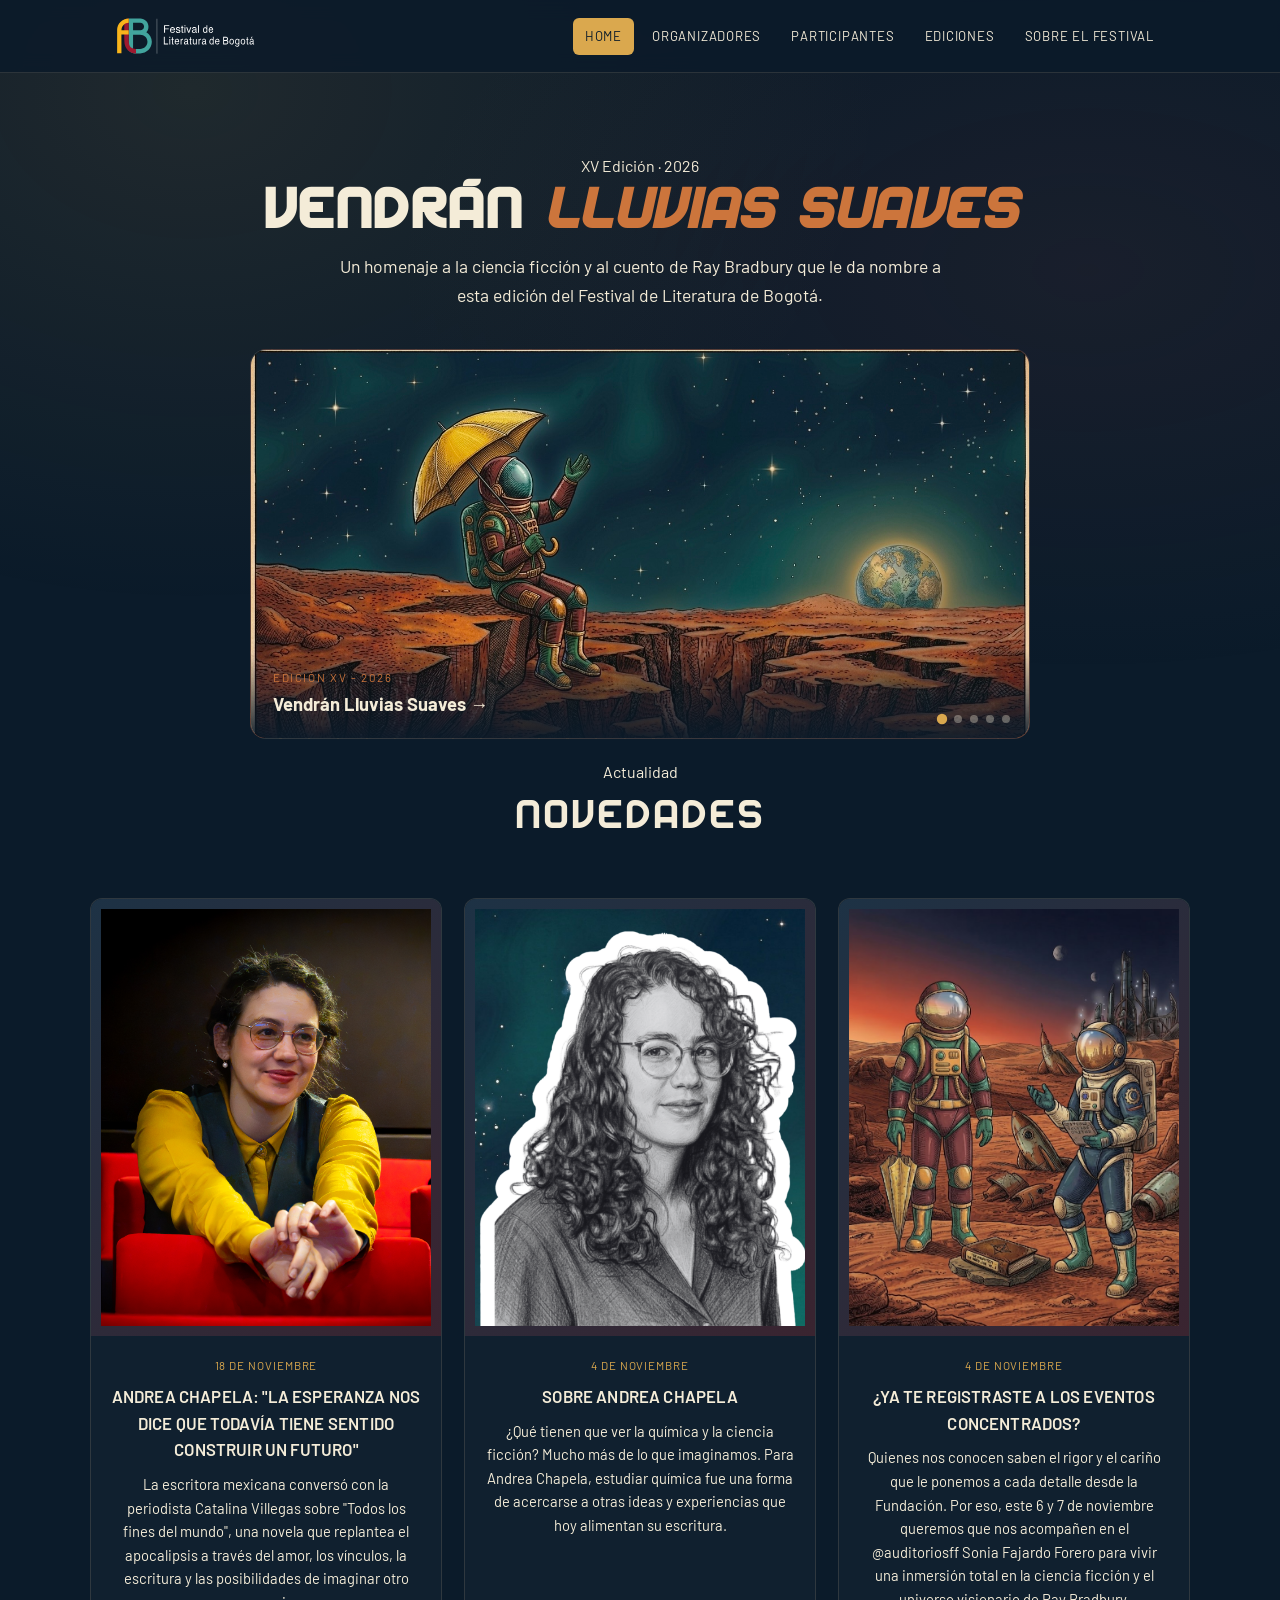
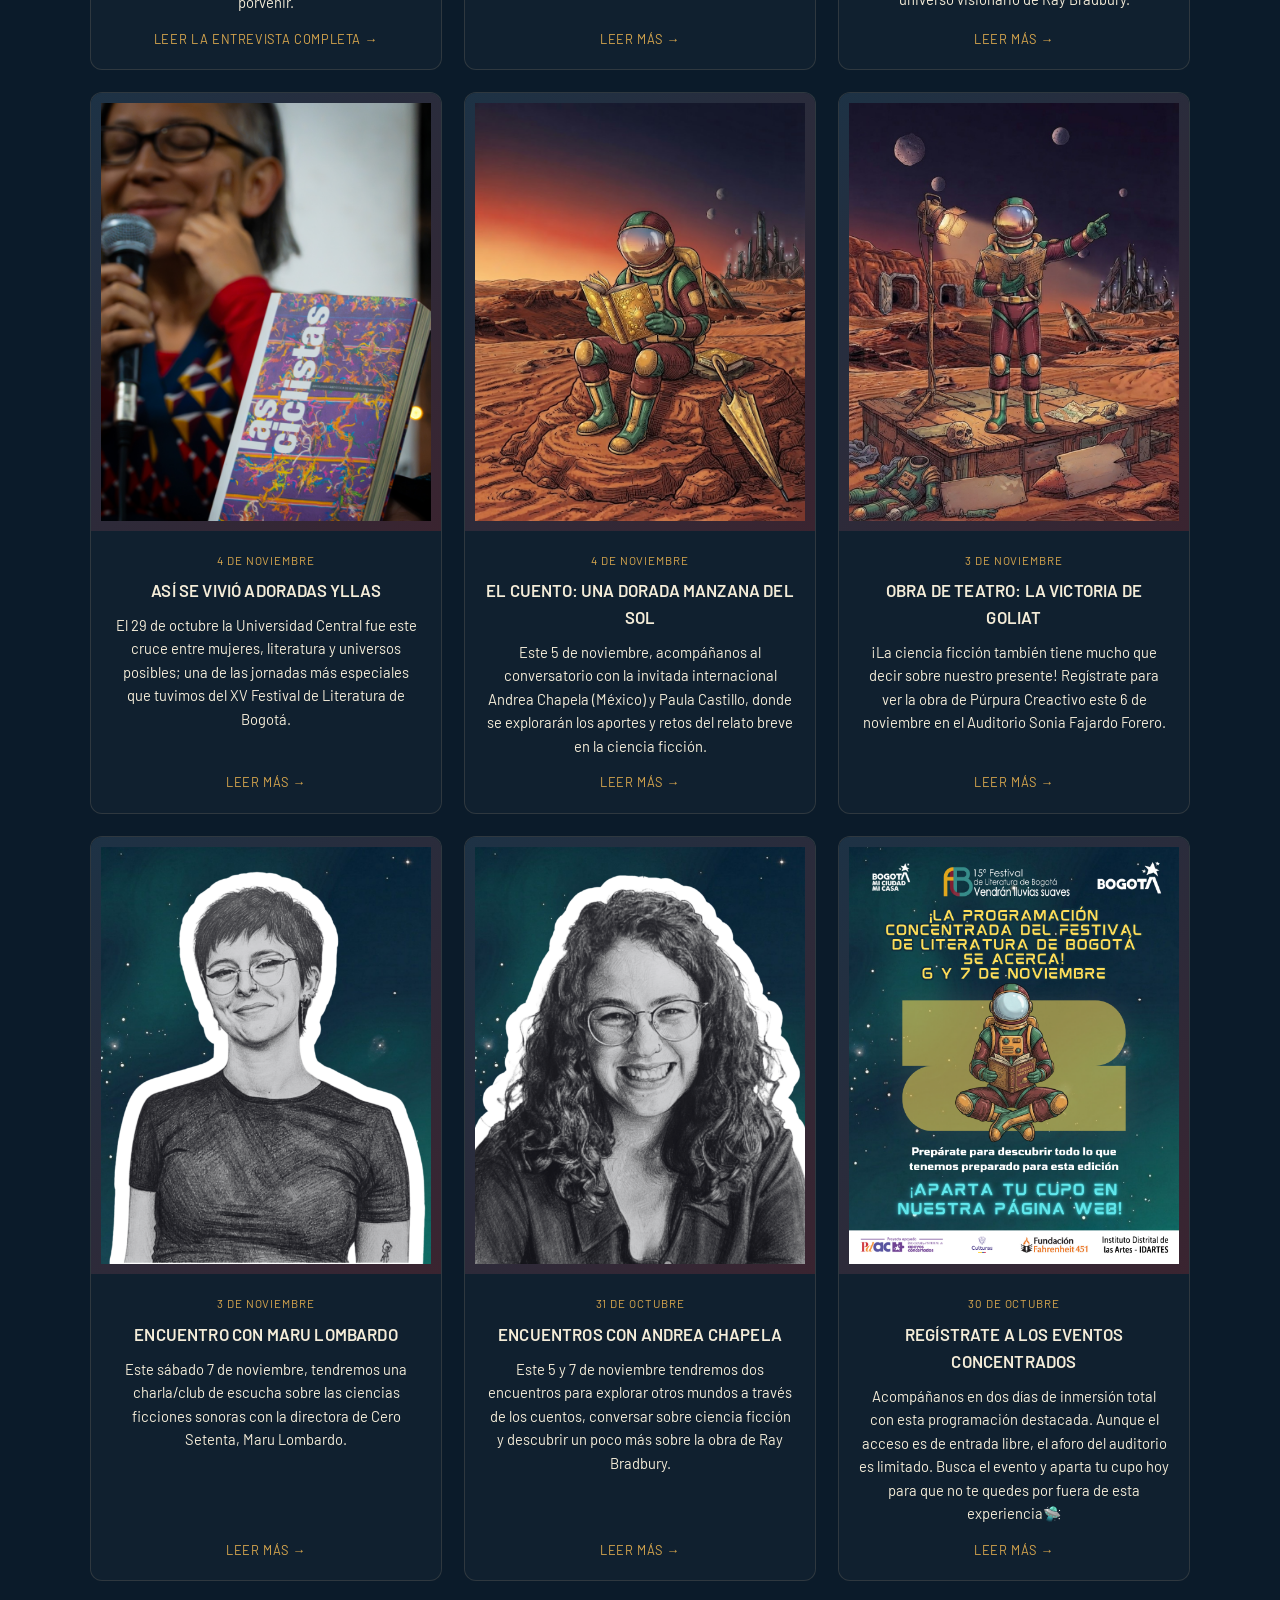
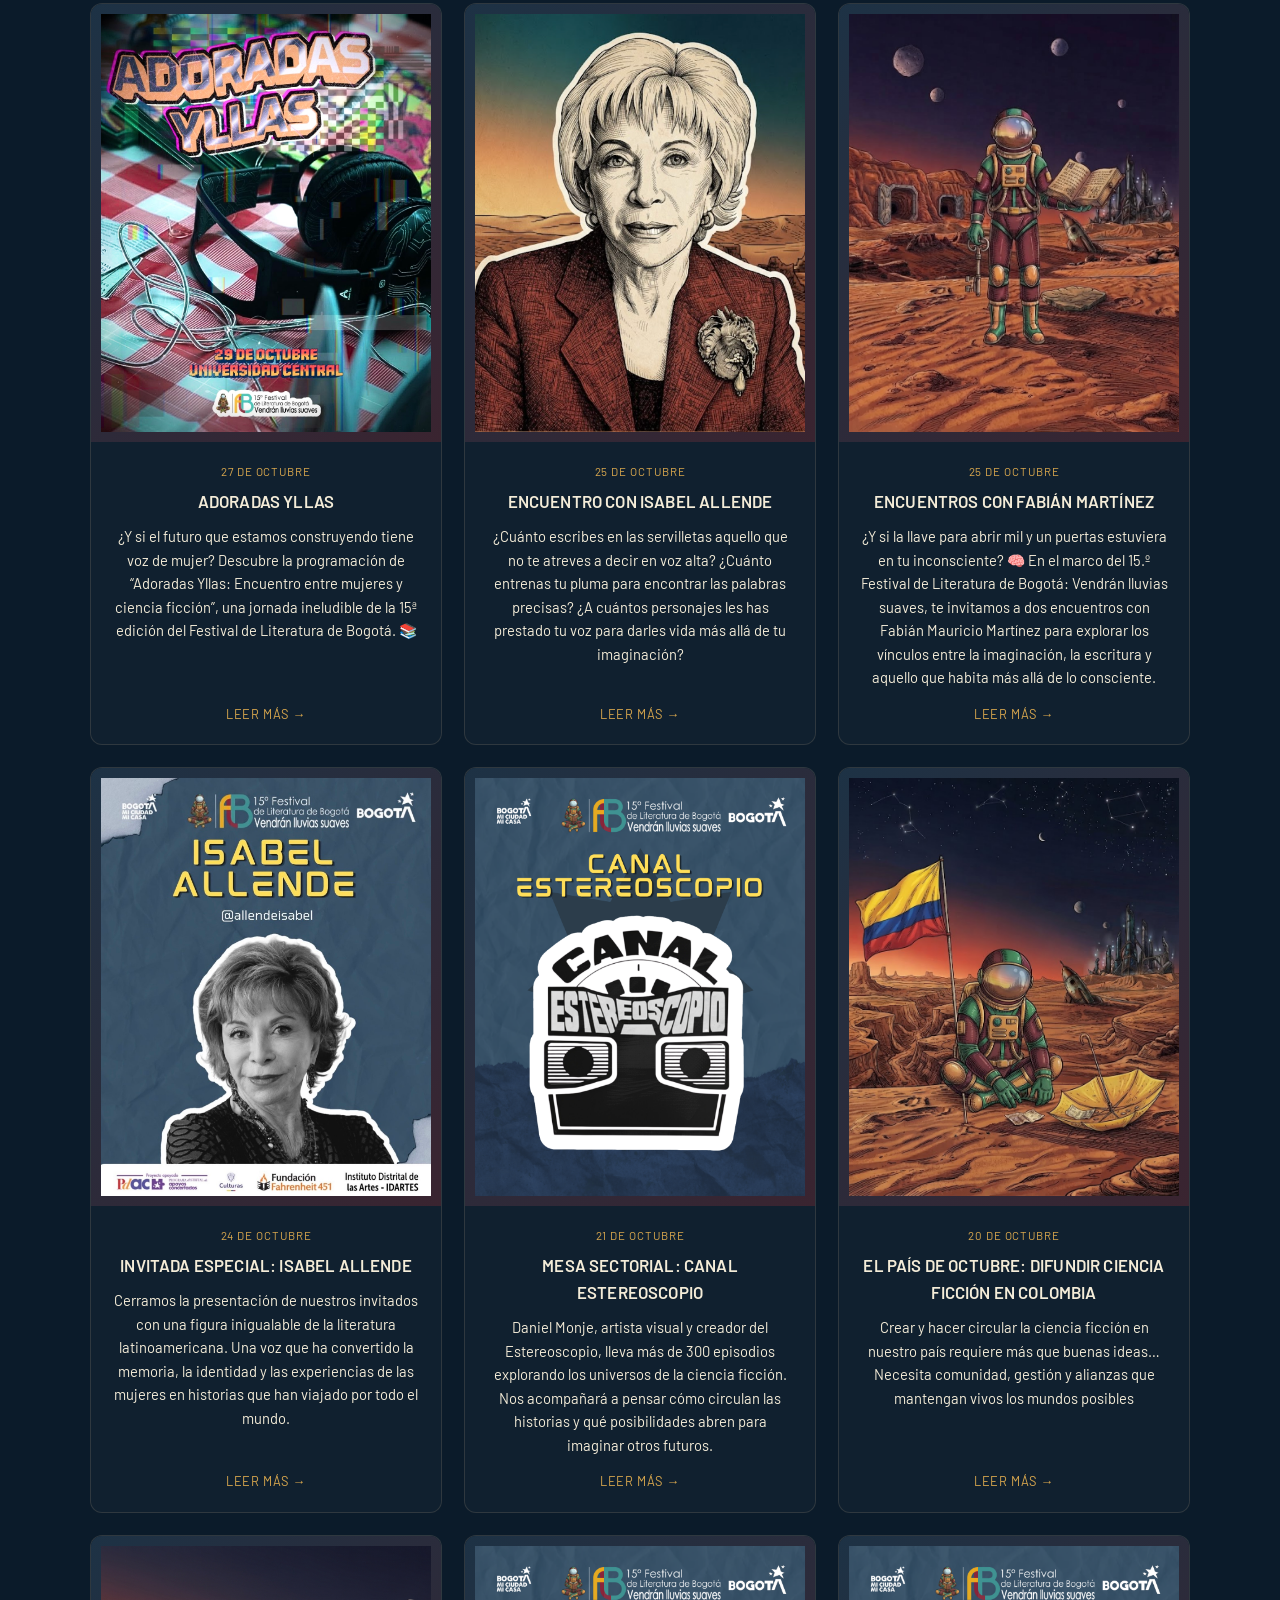
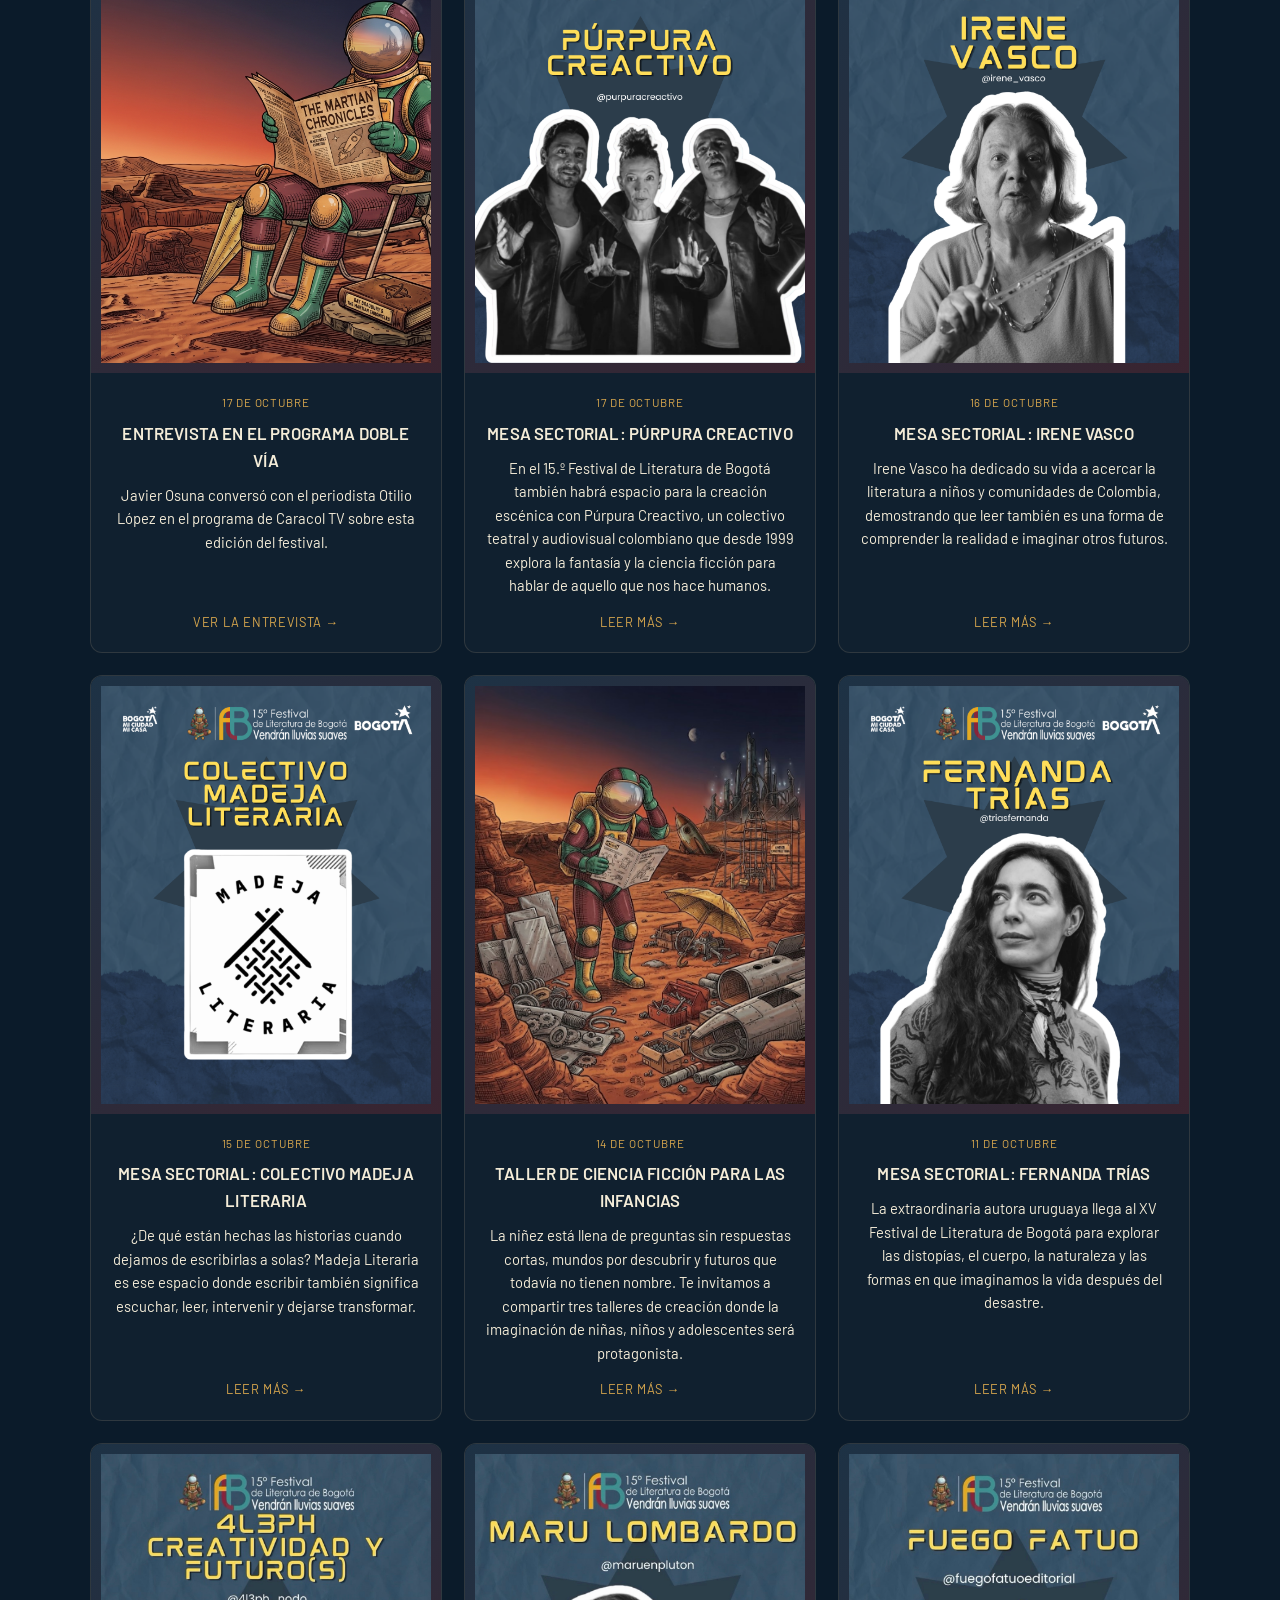
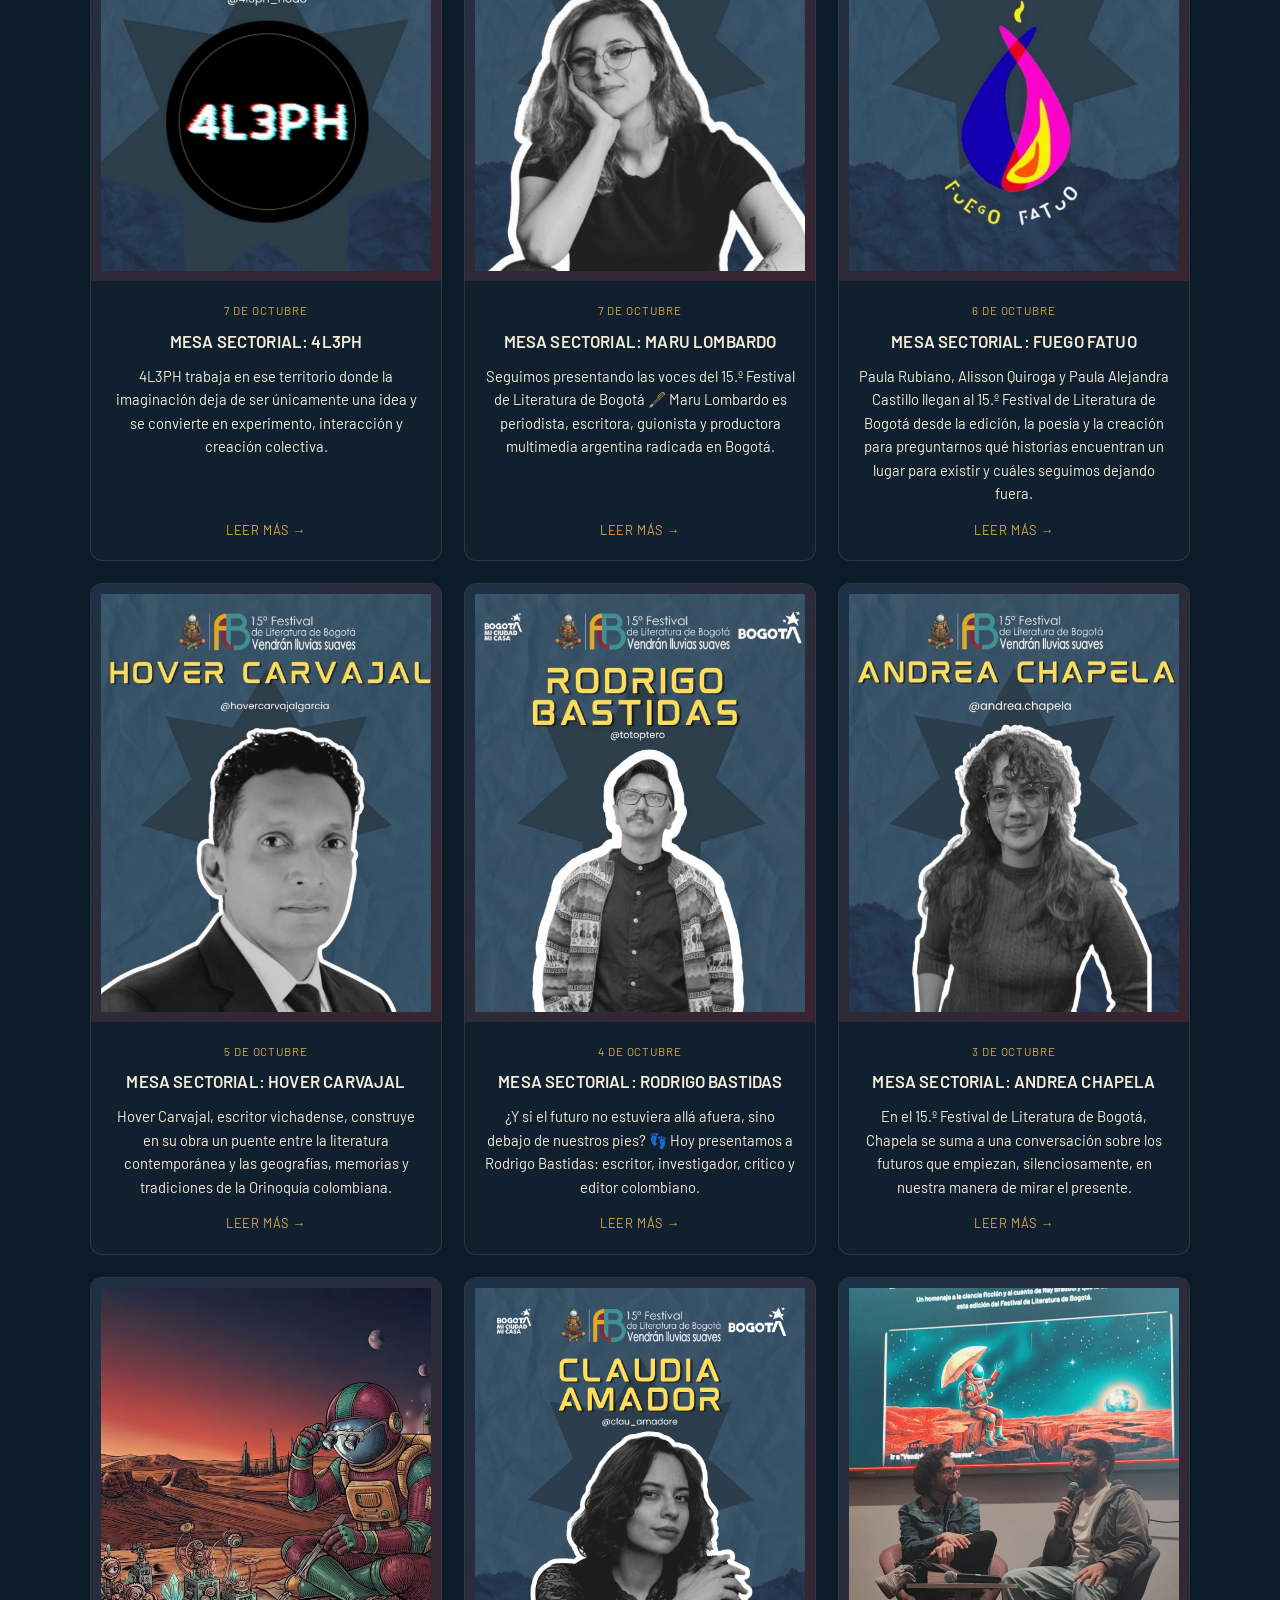
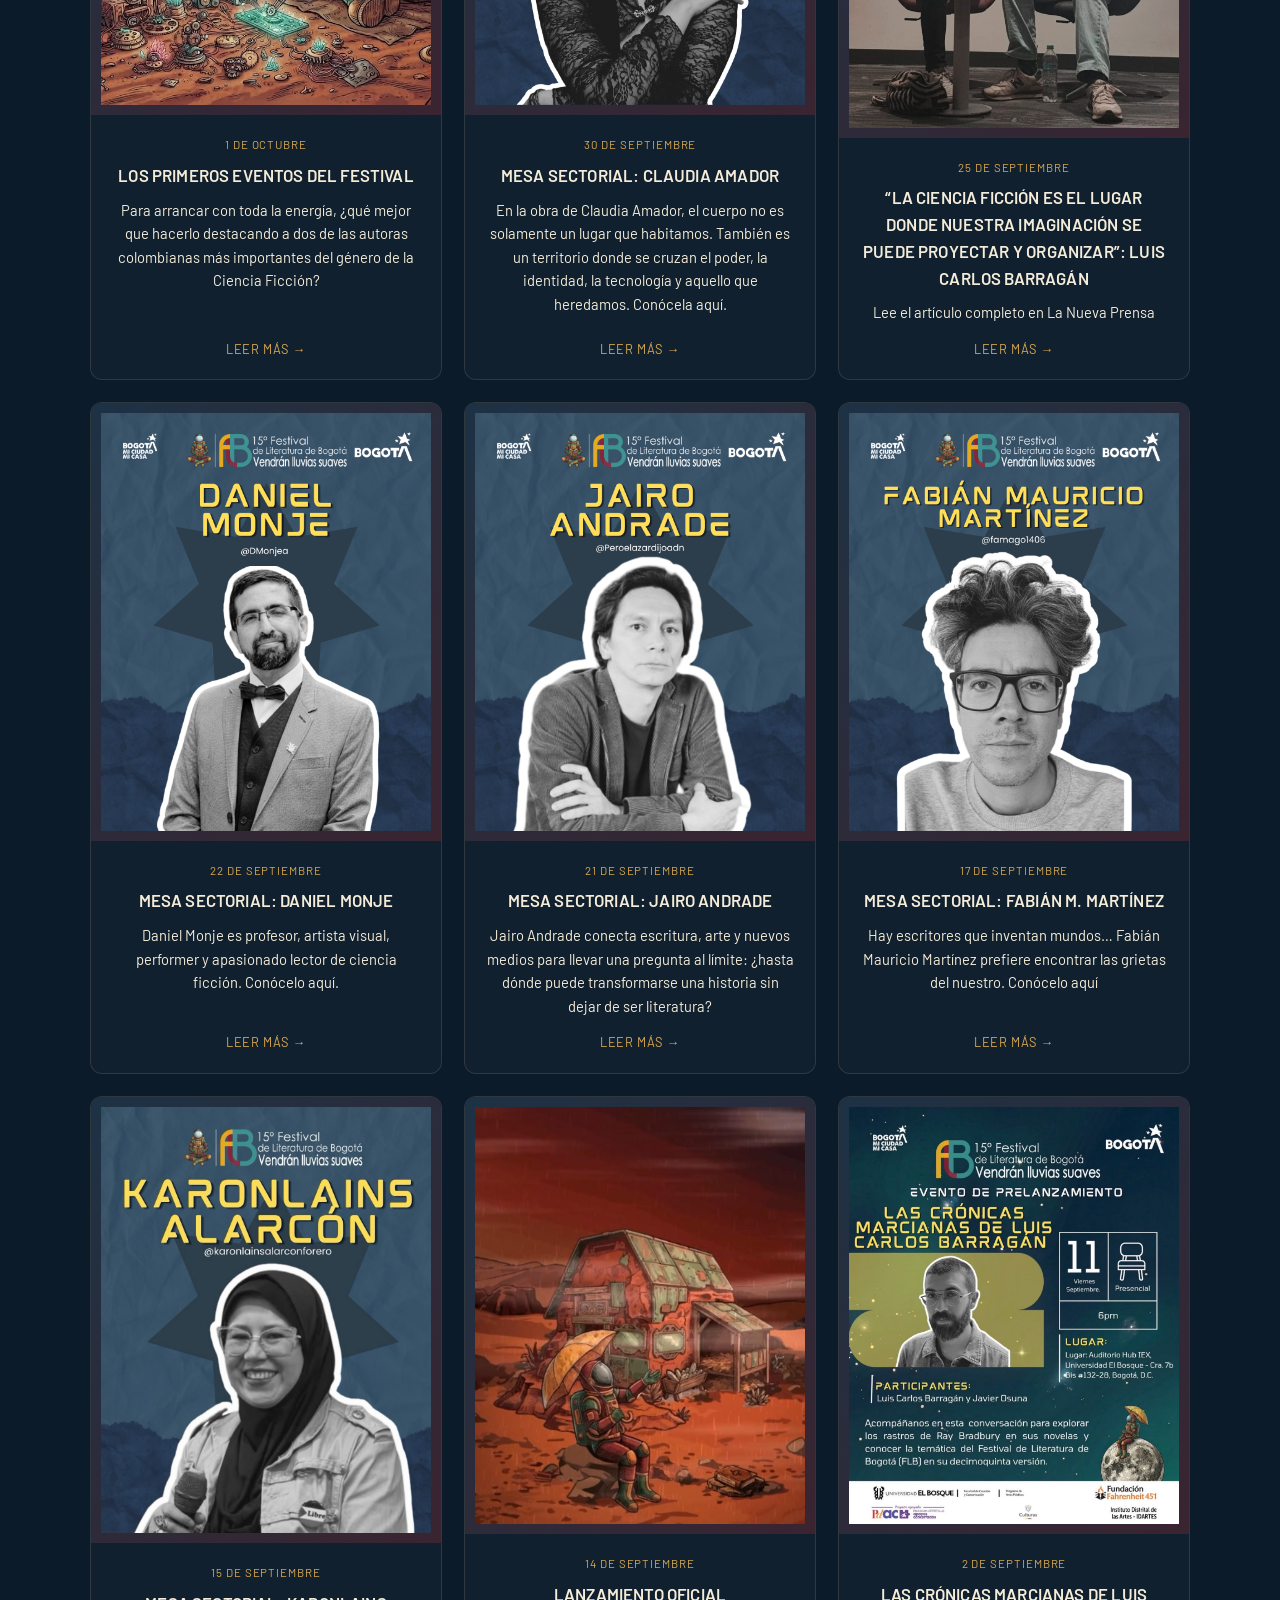
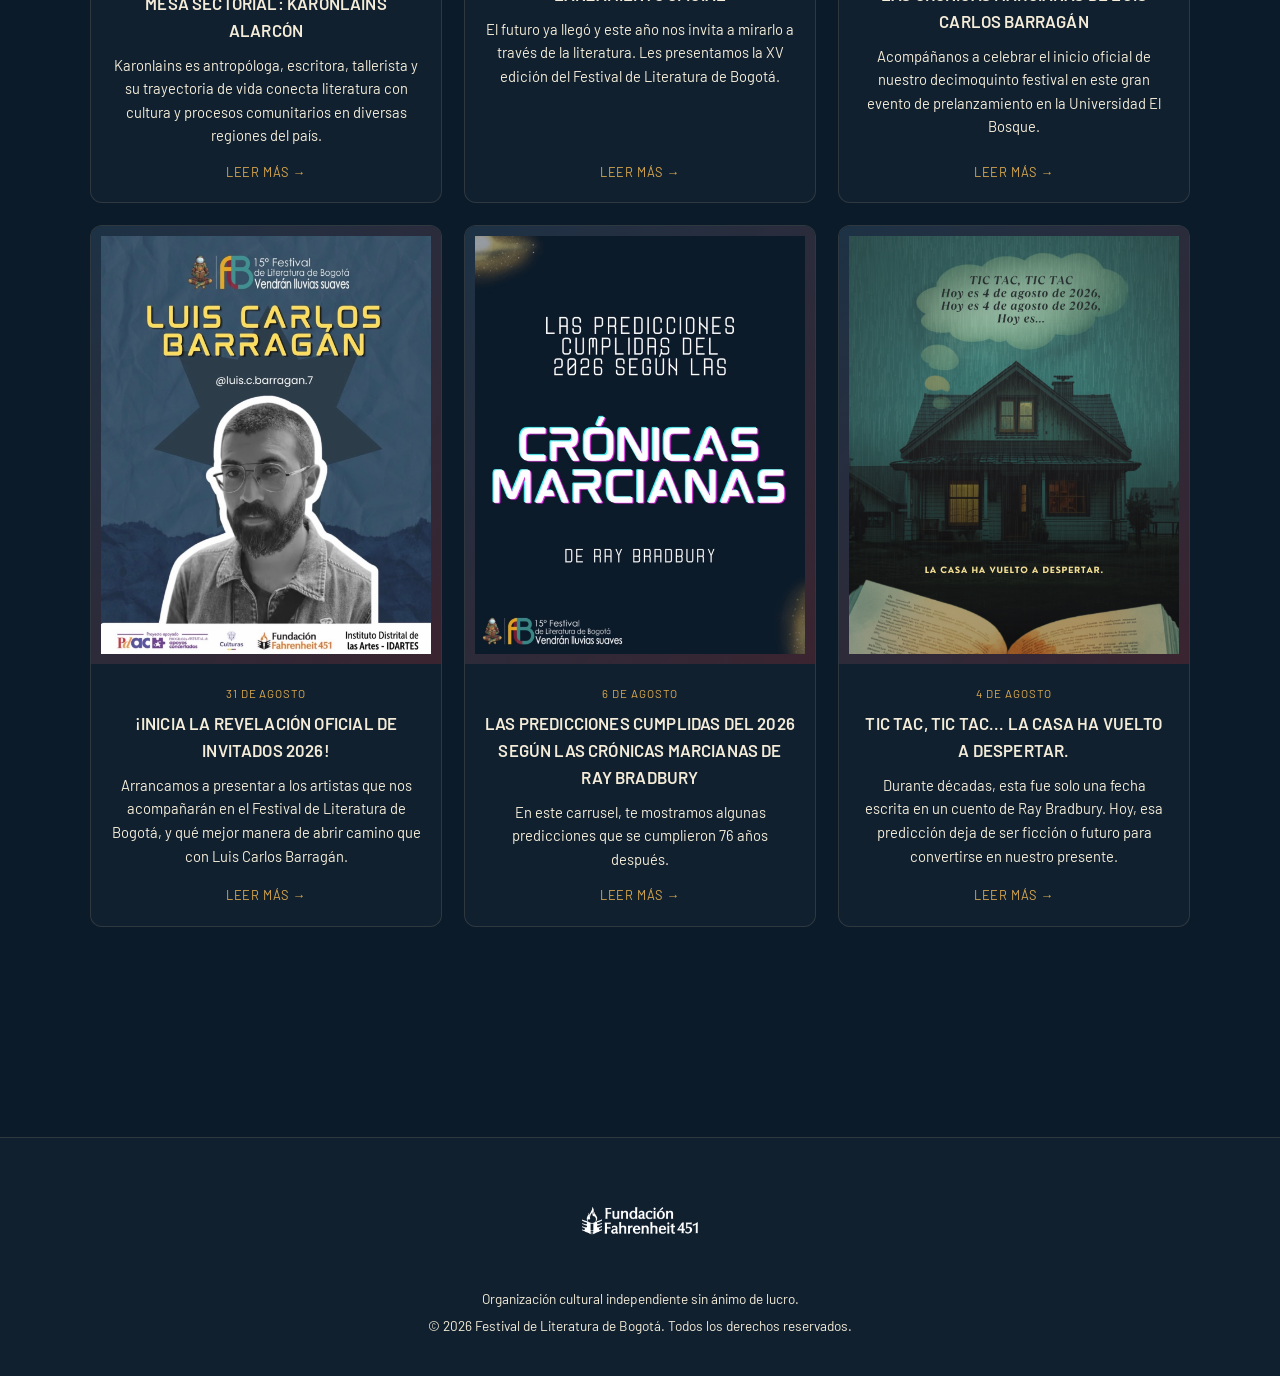
<file: index.html>
<!DOCTYPE html>
<html lang="es">
<head>
<meta charset="UTF-8">
<meta name="viewport" content="width=device-width, initial-scale=1.0">
<title>Festival de Literatura de Bogotá</title>
<link rel="preconnect" href="https://fonts.googleapis.com">
<link rel="preconnect" href="https://fonts.gstatic.com" crossorigin>
<link href="https://fonts.googleapis.com/css2?family=Barlow:ital,wght@0,400;0,500;0,600;0,700;1,400&family=Tomorrow:wght@400;500;600;700&display=swap" rel="stylesheet">
<link rel="stylesheet" href="styles.css">
</head>
<body>

<header>
  <nav>
    <a href="index.html" class="brand" aria-label="Festival de Literatura de Bogotá">
      <img src="IMAGENES/LOGOS/LOGO FESTIVAL (letra blanca).svg" alt="Festival de Literatura de Bogotá — logotipo">
    </a>
    <div class="nav-links">
      <a href="index.html" class="active">Home</a>
      <a href="organizadores.html">Organizadores</a>
      <a href="participantes.html">Participantes</a>
      <a href="ediciones.html">Ediciones</a>
      <a href="sobre-el-festival.html">Sobre el festival</a>
    </div>
  </nav>
</header>

<main>
  <div class="container hero">
    <span class="eyebrow">XV Edición · 2026</span>
    <h1>Vendrán <em>Lluvias Suaves</em></h1>
    <p class="lede">Un homenaje a la ciencia ficción y al cuento de Ray Bradbury que le da nombre a esta edición del Festival de Literatura de Bogotá.</p>

        <div class="hero-slideshow" id="hero-slideshow">
      <a href="edicion-15.html" class="hero-visual hero-slide is-active">
        <img src="IMAGENES/LOGOS/VLS2026.jpg" alt="Vendrán Lluvias Suaves - Edición 15">
        <div class="rain" aria-hidden="true">
          <span style="left:8%; animation-delay:0s;"></span>
          <span style="left:22%; animation-delay:1.1s;"></span>
          <span style="left:37%; animation-delay:0.4s;"></span>
          <span style="left:53%; animation-delay:2s;"></span>
          <span style="left:68%; animation-delay:0.8s;"></span>
          <span style="left:81%; animation-delay:1.6s;"></span>
          <span style="left:92%; animation-delay:0.2s;"></span>
        </div>
        <span class="caption">
          <span class="tag">Edición XV - 2026</span>
          <strong>Vendrán Lluvias Suaves →</strong>
        </span>
      </a>

          <a href="#modal-prensa" class="hero-visual hero-slide">
          <img src="IMAGENES/NOVEDADES/PRENSA.jpeg" alt="Artículo La Nueva Prensa">
        <div class="rain" aria-hidden="true">
          <span style="left:8%; animation-delay:0s;"></span>
          <span style="left:22%; animation-delay:1.1s;"></span>
          <span style="left:37%; animation-delay:0.4s;"></span>
          <span style="left:53%; animation-delay:2s;"></span>
          <span style="left:68%; animation-delay:0.8s;"></span>
          <span style="left:81%; animation-delay:1.6s;"></span>
          <span style="left:92%; animation-delay:0.2s;"></span>
        </div>
        <span class="caption">
          <span class="tag">Prensa</span>
          <strong>"La ciencia ficción es el lugar donde nuestra imaginación se puede proyectar y organizar"</strong>
        </span>
      </a>

     <a href="IMAGENES/NOVEDADES/CRONOGRAMA2026.pdf" download class="hero-visual hero-slide">
          <img src="IMAGENES/NOVEDADES/CRONOGRAMA.jpeg" alt="Programación 2026">
        <div class="rain" aria-hidden="true">
          <span style="left:8%; animation-delay:0s;"></span>
          <span style="left:22%; animation-delay:1.1s;"></span>
          <span style="left:37%; animation-delay:0.4s;"></span>
          <span style="left:53%; animation-delay:2s;"></span>
          <span style="left:68%; animation-delay:0.8s;"></span>
          <span style="left:81%; animation-delay:1.6s;"></span>
          <span style="left:92%; animation-delay:0.2s;"></span>
        </div>
        <span class="caption">
          <span class="tag">Programación</span>
          <strong>Descarga la programación completa haciendo clic en la imagen</strong>
        </span>
      </a>
      <a href="#modal-doblevia" class="hero-visual hero-slide">
          <img src="IMAGENES/NOVEDADES/PRENSA.jpeg" alt="Entrevista en el programa Doble Vía">
        <div class="rain" aria-hidden="true">
          <span style="left:8%; animation-delay:0s;"></span>
          <span style="left:22%; animation-delay:1.1s;"></span>
          <span style="left:37%; animation-delay:0.4s;"></span>
          <span style="left:53%; animation-delay:2s;"></span>
          <span style="left:68%; animation-delay:0.8s;"></span>
          <span style="left:81%; animation-delay:1.6s;"></span>
          <span style="left:92%; animation-delay:0.2s;"></span>
        </div>
        <span class="caption">
          <span class="tag">Doble Vía</span>
          <strong>Mira la entrevista aquí →</strong>
        </span>
      </a>
          <a href="#modal-prensa-2" class="hero-visual hero-slide">
          <img src="IMAGENES/NOVEDADES/PRENSA.jpeg" alt="Artículo El Espectador">
        <div class="rain" aria-hidden="true">
          <span style="left:8%; animation-delay:0s;"></span>
          <span style="left:22%; animation-delay:1.1s;"></span>
          <span style="left:37%; animation-delay:0.4s;"></span>
          <span style="left:53%; animation-delay:2s;"></span>
          <span style="left:68%; animation-delay:0.8s;"></span>
          <span style="left:81%; animation-delay:1.6s;"></span>
          <span style="left:92%; animation-delay:0.2s;"></span>
        </div>
        <span class="caption">
          <span class="tag">Prensa</span>
          <strong>"De Fahrenheit 451 a la inteligencia artificial: distopías que interrogan nuestro presente"</strong>
        </span>
      </a>

      <div class="hero-dots" id="hero-dots"></div>
    </div>

  <div class="container section-pad" style="padding-top:20px;">
    <div class="section-head">
      <span class="eyebrow">Actualidad</span>
<h2 class="font-audex">Novedades</h2>
    </div>
   <div class="grid-3">
      <div class="card">
  <div class="thumb thumb-tall">
    <img src="IMAGENES/NOVEDADES/fahrenheit-23.jpg" alt="Andrea Chapela">
  </div>
  <div class="body">
    <span class="date">18 de Noviembre</span>
    <h3>Andrea Chapela: "La esperanza nos dice que todavía tiene sentido construir un futuro"</h3>
    <p>La escritora mexicana conversó con la periodista Catalina Villegas sobre "Todos los fines del mundo", una novela que replantea el apocalipsis a través del amor, los vínculos, la escritura y las posibilidades de imaginar otro porvenir. </p>
    <a href="https://www.elespectador.com/el-magazin-cultural/andrea-chapela-escritora-mexicana-la-esperanza-nos-dice-que-todavia-tiene-sentido-construir-un-futuro/" target="_blank" rel="noopener noreferrer" class="readmore">Leer la entrevista completa →</a>
  </div>
</div>
     <div class="card">
  <div class="thumb thumb-tall">
    <img src="IMAGENES/NOVEDADES/ANDREA2.png" alt="Andrea Chapela">
  </div>
  <div class="body">
    <span class="date">4 de Noviembre</span>
    <h3>Sobre Andrea Chapela</h3>
    <p>¿Qué tienen que ver la química y la ciencia ficción? Mucho más de lo que imaginamos. Para Andrea Chapela, estudiar química fue una forma de acercarse a otras ideas y experiencias que hoy alimentan su escritura. </p>
    <a href="https://www.instagram.com/p/DfVXZPhM4gb/" target="_blank" rel="noopener noreferrer" class="readmore">Leer más →</a>
  </div>
</div>
     <div class="card">
  <div class="thumb thumb-tall">
    <img src="IMAGENES/NOVEDADES/INVITACION.jpeg" alt="EVENTOS CONCENTRADOS">
  </div>
  <div class="body">
    <span class="date">4 de Noviembre</span>
    <h3>¿Ya te registraste a los eventos concentrados?</h3>
    <p>Quienes nos conocen saben el rigor y el cariño que le ponemos a cada detalle desde la Fundación. Por eso, este 6 y 7 de noviembre queremos que nos acompañen en el @auditoriosff Sonia Fajardo Forero para vivir una inmersión total en la ciencia ficción y el universo visionario de Ray Bradbury.</p>
    <a href="https://www.instagram.com/p/DfUqG8VMFZE/" target="_blank" rel="noopener noreferrer" class="readmore">Leer más →</a>
  </div>
</div>
      <div class="card">
  <div class="thumb thumb-tall">
    <img src="IMAGENES/NOVEDADES/fahrenheit-12.jpg" alt="Adoradas Yllas">
  </div>
  <div class="body">
    <span class="date">4 de Noviembre</span>
    <h3>Así se vivió Adoradas Yllas</h3>
    <p>El 29 de octubre la Universidad Central fue este cruce entre mujeres, literatura y universos posibles; una de las jornadas más especiales que tuvimos del XV Festival de Literatura de Bogotá.</p>
    <a href="https://www.instagram.com/p/DfSXTWZsKEk/" target="_blank" rel="noopener noreferrer" class="readmore">Leer más →</a>
  </div>
</div>
       <div class="card">
  <div class="thumb thumb-tall">
    <img src="IMAGENES/NOVEDADES/MANZANA.jpeg" alt="Dorada manzana">
  </div>
  <div class="body">
    <span class="date">4 de Noviembre</span>
    <h3>El cuento: Una dorada manzana del Sol</h3>
    <p>Este 5 de noviembre, acompáñanos al conversatorio con la invitada internacional Andrea Chapela (México) y Paula Castillo, donde se explorarán los aportes y retos del relato breve en la ciencia ficción.</p>
    <a href="https://www.instagram.com/p/DfSRhles6D5/" target="_blank" rel="noopener noreferrer" class="readmore">Leer más →</a>
  </div>
</div>
      <div class="card">
  <div class="thumb thumb-tall">
    <img src="IMAGENES/NOVEDADES/OBRA.png" alt="Obra de teatro">
  </div>
  <div class="body">
    <span class="date">3 de Noviembre</span>
    <h3>Obra de teatro: La Victoria de Goliat</h3>
    <p>¡La ciencia ficción también tiene mucho que decir sobre nuestro presente! Regístrate para ver la obra de Púrpura Creactivo este 6 de noviembre en el Auditorio Sonia Fajardo Forero.</p>
    <a href="https://www.instagram.com/p/DfR1O6ajFUQ/" target="_blank" rel="noopener noreferrer" class="readmore">Leer más →</a>
  </div>
</div>
     <div class="card">
  <div class="thumb thumb-tall">
    <img src="IMAGENES/NOVEDADES/MARULOMBARDO.png" alt="Maru Lombardo">
  </div>
  <div class="body">
    <span class="date">3 de Noviembre</span>
    <h3>Encuentro con Maru Lombardo</h3>
    <p>Este sábado 7 de noviembre, tendremos una charla/club de escucha sobre las ciencias ficciones sonoras con la directora de Cero Setenta, Maru Lombardo.</p>
    <a href="https://www.instagram.com/p/DfQB4WQNpB0/" target="_blank" rel="noopener noreferrer" class="readmore">Leer más →</a>
  </div>
</div>
     <div class="card">
  <div class="thumb thumb-tall">
    <img src="IMAGENES/NOVEDADES/ANDREA1.png" alt="Andrea Chapela">
  </div>
  <div class="body">
    <span class="date">31 de Octubre</span>
    <h3>Encuentros con Andrea Chapela</h3>
    <p>Este 5 y 7 de noviembre tendremos dos encuentros para explorar otros mundos a través de los cuentos, conversar sobre ciencia ficción y descubrir un poco más sobre la obra de Ray Bradbury.</p>
    <a href="https://www.instagram.com/p/DfIXsuSMfMi/" target="_blank" rel="noopener noreferrer" class="readmore">Leer más →</a>
  </div>
</div>
        <div class="card">
  <div class="thumb thumb-tall">
    <img src="IMAGENES/NOVEDADES/PROGCONCENTRADA.png" alt="EVENTOS CONCENTRADOS">
  </div>
  <div class="body">
    <span class="date">30 de Octubre</span>
    <h3>Regístrate a los Eventos Concentrados</h3>
    <p>Acompáñanos en dos días de inmersión total con esta programación destacada. Aunque el acceso es de entrada libre, el aforo del auditorio es limitado. Busca el evento y aparta tu cupo hoy para que no te quedes por fuera de esta experiencia🛸</p>
    <a href="https://www.instagram.com/p/DfIOZLplWmS/?img_index=1" target="_blank" rel="noopener noreferrer" class="readmore">Leer más →</a>
  </div>
</div>
<div class="card">
  <div class="thumb thumb-tall">
    <img src="IMAGENES/NOVEDADES/YLLAS.jpg" alt="ADORADAS YLLAS">
  </div>
  <div class="body">
    <span class="date">27 de Octubre</span>
    <h3>Adoradas Yllas</h3>
    <p>¿Y si el futuro que estamos construyendo tiene voz de mujer? Descubre la programación de “Adoradas Yllas: Encuentro entre mujeres y ciencia ficción”, una jornada ineludible de la 15ª edición del Festival de Literatura de Bogotá. 📚</p>
    <a href="https://www.instagram.com/p/De-FzHbHHCZ/?img_index=1" target="_blank" rel="noopener noreferrer" class="readmore">Leer más →</a>
  </div>
</div>
   <div class="card">
  <div class="thumb thumb-tall">
    <img src="IMAGENES/NOVEDADES/ALLENDEVIRTUAL.png" alt="ALLENDEVIRTUAL">
  </div>
  <div class="body">
    <span class="date">25 de Octubre</span>
    <h3>Encuentro con Isabel Allende</h3>
    <p>¿Cuánto escribes en las servilletas aquello que no te atreves a decir en voz alta? ¿Cuánto entrenas tu pluma para encontrar las palabras precisas? ¿A cuántos personajes les has prestado tu voz para darles vida más allá de tu imaginación?</p>
    <a href="https://www.instagram.com/p/De5SJA-o530/" target="_blank" rel="noopener noreferrer" class="readmore">Leer más →</a>
  </div>
</div>
   <div class="card">
  <div class="thumb thumb-tall">
    <img src="IMAGENES/NOVEDADES/ENCUENTROFABIAN.jpeg" alt="ENCUENTRO FABIAN">
  </div>
  <div class="body">
    <span class="date">25 de Octubre</span>
    <h3>Encuentros con Fabián Martínez</h3>
    <p>¿Y si la llave para abrir mil y un puertas estuviera en tu inconsciente? 🧠 En el marco del 15.º Festival de Literatura de Bogotá: Vendrán lluvias suaves, te invitamos a dos encuentros con Fabián Mauricio Martínez para explorar los vínculos entre la imaginación, la escritura y aquello que habita más allá de lo consciente.</p>
    <a href="https://www.instagram.com/p/De4ufKjDhI-/?img_index=1" target="_blank" rel="noopener noreferrer" class="readmore">Leer más →</a>
  </div>
</div>
      <div class="card">
  <div class="thumb thumb-tall">
    <img src="IMAGENES/NOVEDADES/ALLENDE.jpg" alt="ALLENDE">
  </div>
  <div class="body">
    <span class="date">24 de Octubre</span>
    <h3>Invitada especial: Isabel Allende</h3>
    <p>Cerramos la presentación de nuestros invitados con una figura inigualable de la literatura latinoamericana. Una voz que ha convertido la memoria, la identidad y las experiencias de las mujeres en historias que han viajado por todo el mundo.</p>
    <a href="https://www.instagram.com/p/De2gWhqDqtX/?img_index=1" target="_blank" rel="noopener noreferrer" class="readmore">Leer más →</a>
  </div>
</div>
     <div class="card">
  <div class="thumb thumb-tall">
    <img src="IMAGENES/NOVEDADES/ESTEREOSCOPIO.png" alt="Estereoscopio">
  </div>
  <div class="body">
    <span class="date">21 de Octubre</span>
    <h3>Mesa Sectorial: Canal Estereoscopio</h3>
    <p>Daniel Monje, artista visual y creador del Estereoscopio, lleva más de 300 episodios explorando los universos de la ciencia ficción. Nos acompañará a pensar cómo circulan las historias y qué posibilidades abren para imaginar otros futuros.</p>
    <a href="https://www.instagram.com/fundacionfahrenheit451/p/DexHLiJnIqP/" target="_blank" rel="noopener noreferrer" class="readmore">Leer más →</a>
  </div>
</div>

<div class="card">
  <div class="thumb thumb-tall">
    <img src="IMAGENES/NOVEDADES/22OCT.jpeg" alt="El país de octubre: difundir ciencia ficción en Colombia">
  </div>
  <div class="body">
    <span class="date">20 de Octubre</span>
    <h3>El país de octubre: difundir ciencia ficción en Colombia</h3>
    <p>Crear y hacer circular la ciencia ficción en nuestro país requiere más que buenas ideas… Necesita comunidad, gestión y alianzas que mantengan vivos los mundos posibles</p>
    <a href="https://www.instagram.com/fundacionfahrenheit451/p/DesEVGqnMYv/" target="_blank" rel="noopener noreferrer" class="readmore">Leer más →</a>
  </div>
</div>
<div class="card">
  <div class="thumb thumb-tall">
    <img src="IMAGENES/NOVEDADES/PRENSA.jpeg" alt="Entrevista en el programa Doble Vía">
  </div>
  <div class="body">
    <span class="date">17 de Octubre</span>
    <h3>Entrevista en el programa Doble Vía</h3>
    <p>Javier Osuna conversó con el periodista Otilio López en el programa de Caracol TV sobre esta edición del festival.</p>
    <a href="#modal-doblevia" class="readmore">Ver la entrevista →</a>
  </div>
</div>

<div class="card">
  <div class="thumb thumb-tall">
    <img src="IMAGENES/NOVEDADES/CREACTIVO.png" alt="Púrpura Creactivo">
  </div>
  <div class="body">
    <span class="date">17 de Octubre</span>
    <h3>Mesa Sectorial: Púrpura Creactivo</h3>
    <p> En el 15.º Festival de Literatura de Bogotá también habrá espacio para la creación escénica con Púrpura Creactivo, un colectivo teatral y audiovisual colombiano que desde 1999 explora la fantasía y la ciencia ficción para hablar de aquello que nos hace humanos.</p>
    <a href="https://www.instagram.com/fundacionfahrenheit451/p/DekV4NBji9d/" target="_blank" rel="noopener noreferrer" class="readmore">Leer más →</a>
  </div>
</div>

<div class="card">
  <div class="thumb thumb-tall">
    <img src="IMAGENES/NOVEDADES/VASCO.png" alt="Irene Vasco">
  </div>
  <div class="body">
    <span class="date">16 de Octubre</span>
    <h3>Mesa Sectorial: Irene Vasco</h3>
    <p>Irene Vasco ha dedicado su vida a acercar la literatura a niños y comunidades de Colombia, demostrando que leer también es una forma de comprender la realidad e imaginar otros futuros.</p>
    <a href="https://www.instagram.com/fundacionfahrenheit451/p/DehO60_gu92/" target="_blank" rel="noopener noreferrer" class="readmore">Leer más →</a>
  </div>
</div>

<div class="card">
  <div class="thumb thumb-tall">
    <img src="IMAGENES/NOVEDADES/MADEJA.png" alt="Colectivo Madeja Literaria">
  </div>
  <div class="body">
    <span class="date">15 de Octubre</span>
    <h3>Mesa Sectorial: Colectivo Madeja Literaria</h3>
    <p>¿De qué están hechas las historias cuando dejamos de escribirlas a solas? Madeja Literaria es ese espacio donde escribir también significa escuchar, leer, intervenir y dejarse transformar. </p>
    <a href="https://www.instagram.com/fundacionfahrenheit451/p/DefM9stlQZS/" target="_blank" rel="noopener noreferrer" class="readmore">Leer más →</a>
  </div>
</div>

<div class="card">
  <div class="thumb thumb-tall">
    <img src="IMAGENES/NOVEDADES/TALLERCOHETE.jpeg" alt="Taller de Ciencia Ficción">
  </div>
  <div class="body">
    <span class="date">14 de Octubre</span>
    <h3>Taller de ciencia ficción para las infancias</h3>
    <p>La niñez está llena de preguntas sin respuestas cortas, mundos por descubrir y futuros que todavía no tienen nombre. Te invitamos a compartir tres talleres de creación donde la imaginación de niñas, niños y adolescentes será protagonista.</p>
    <a href="https://www.instagram.com/fundacionfahrenheit451/p/DeeX1dVDo1t/" target="_blank" rel="noopener noreferrer" class="readmore">Leer más →</a>
  </div>
</div>

<div class="card">
  <div class="thumb thumb-tall">
    <img src="IMAGENES/NOVEDADES/TRIAS.png" alt="Fernanda Trías">
  </div>
  <div class="body">
    <span class="date">11 de Octubre</span>
    <h3>Mesa Sectorial: Fernanda Trías</h3>
    <p>La extraordinaria autora uruguaya llega al XV Festival de Literatura de Bogotá para explorar las distopías, el cuerpo, la naturaleza y las formas en que imaginamos la vida después del desastre.</p>
    <a href="https://www.instagram.com/fundacionfahrenheit451/p/DeXeZL7nIiG/" target="_blank" rel="noopener noreferrer" class="readmore">Leer más →</a>
  </div>
</div>
      <div class="card">
    <div class="thumb thumb-tall">
      <img src="IMAGENES/NOVEDADES/4L3PH.jpg" alt="Maru Lombardo">
    </div>
    <div class="body">
      <span class="date">7 de Octubre</span>
      <h3>Mesa Sectorial: 4L3PH</h3>
     <p>4L3PH trabaja en ese territorio donde la imaginación deja de ser únicamente una idea y se convierte en experimento, interacción y creación colectiva. </p>
      <a href="https://www.instagram.com/p/DeNRqIPjt8o/?img_index=1" target="_blank" rel="noopener noreferrer" class="readmore">Leer más →</a>
    </div>
  </div>
      <div class="card">
    <div class="thumb thumb-tall">
      <img src="IMAGENES/NOVEDADES/LOMBARDO.jpg" alt="Maru Lombardo">
    </div>
    <div class="body">
      <span class="date">7 de Octubre</span>
      <h3>Mesa Sectorial: Maru Lombardo</h3>
     <p>Seguimos presentando las voces del 15.º Festival de Literatura de Bogotá 🖋️ Maru Lombardo es periodista, escritora, guionista y productora multimedia argentina radicada en Bogotá. </p>
      <a href="https://www.instagram.com/p/DeKRWNpjoTB/?img_index=1" target="_blank" rel="noopener noreferrer" class="readmore">Leer más →</a>
    </div>
  </div>
      <div class="card">
    <div class="thumb thumb-tall">
      <img src="IMAGENES/NOVEDADES/FATUO.jpg" alt="Fuego Fatuo">
    </div>
    <div class="body">
      <span class="date">6 de Octubre</span>
      <h3>Mesa Sectorial: Fuego Fatuo</h3>
     <p>Paula Rubiano, Alisson Quiroga y Paula Alejandra Castillo llegan al 15.º Festival de Literatura de Bogotá desde la edición, la poesía y la creación para preguntarnos qué historias encuentran un lugar para existir y cuáles seguimos dejando fuera. </p>
      <a href="https://www.instagram.com/p/DeIDR8OHH24/?img_index=1" target="_blank" rel="noopener noreferrer" class="readmore">Leer más →</a>
    </div>
  </div>
      <div class="card">
    <div class="thumb thumb-tall">
      <img src="IMAGENES/NOVEDADES/CARVAJAL.jpg" alt="Hover Carvajal">
    </div>
    <div class="body">
      <span class="date">5 de Octubre</span>
      <h3>Mesa Sectorial: Hover Carvajal</h3>
     <p>Hover Carvajal, escritor vichadense, construye en su obra un puente entre la literatura contemporánea y las geografías, memorias y tradiciones de la Orinoquía colombiana. </p>
      <a href="https://www.instagram.com/p/DeFOqCajrCO/?img_index=1" target="_blank" rel="noopener noreferrer" class="readmore">Leer más →</a>
    </div>
  </div>
      <div class="card">
    <div class="thumb thumb-tall">
      <img src="IMAGENES/NOVEDADES/BASTIDAS.jpg" alt="Rodrigo Bastidas">
    </div>
    <div class="body">
      <span class="date">4 de Octubre</span>
      <h3>Mesa Sectorial: Rodrigo Bastidas</h3>
     <p>¿Y si el futuro no estuviera allá afuera, sino debajo de nuestros pies? 👣 Hoy presentamos a Rodrigo Bastidas: escritor, investigador, crítico y editor colombiano.
 </p>
      <a href="https://www.instagram.com/p/DeDHDwEjoqG/?img_index=1" target="_blank" rel="noopener noreferrer" class="readmore">Leer más →</a>
    </div>
  </div>
     <div class="card">
    <div class="thumb thumb-tall">
      <img src="IMAGENES/NOVEDADES/CHAPELA.jpg" alt="Andrea Chapela">
    </div>
    <div class="body">
      <span class="date">3 de Octubre</span>
      <h3>Mesa Sectorial: Andrea Chapela</h3>
     <p>En el 15.º Festival de Literatura de Bogotá, Chapela se suma a una conversación sobre los futuros que empiezan, silenciosamente, en nuestra manera de mirar el presente.
 </p>
      <a href="https://www.instagram.com/p/DeAL2qsHBMD/?img_index=1" target="_blank" rel="noopener noreferrer" class="readmore">Leer más →</a>
    </div>
  </div>
      <div class="card">
    <div class="thumb thumb-tall">
      <img src="IMAGENES/NOVEDADES/1EVENTOS2026.jpeg" alt="Programación">
    </div>
    <div class="body">
      <span class="date">1 de Octubre</span>
      <h3>Los primeros eventos del festival</h3>
     <p>Para arrancar con toda la energía, ¿qué mejor que hacerlo destacando a dos de las autoras colombianas más importantes del género de la Ciencia Ficción? </p>
      <a href="https://www.instagram.com/p/Dd9nnN0lbJO/?img_index=1" target="_blank" rel="noopener noreferrer" class="readmore">Leer más →</a>
    </div>
  </div>
      <div class="card">
    <div class="thumb thumb-tall">
      <img src="IMAGENES/NOVEDADES/AMADOR.png" alt="Claudia Amador">
    </div>
    <div class="body">
      <span class="date">30 de Septiembre</span>
      <h3>Mesa Sectorial: Claudia Amador</h3>
     <p>En la obra de Claudia Amador, el cuerpo no es solamente un lugar que habitamos. También es un territorio donde se cruzan el poder, la identidad, la tecnología y aquello que heredamos. Conócela aquí. </p>
      <a href="https://www.instagram.com/p/Dd7J-1SHGYT/?img_index=1" target="_blank" rel="noopener noreferrer" class="readmore">Leer más →</a>
    </div>
  </div>
     <div class="card">
    <div class="thumb thumb-tall">
      <img src="IMAGENES/NOVEDADES/INAUGURACION2026.jpeg" alt="Artículo La Nueva Prensa">
    </div>
    <div class="body">
      <span class="date">25 de Septiembre</span>
      <h3>“La ciencia ficción es el lugar donde nuestra imaginación se puede proyectar y organizar”: Luis Carlos Barragán</h3>
     <p>Lee el artículo completo en La Nueva Prensa</p>
       <a href="#modal-prensa" class="readmore">Leer más →</a>
    </div>
  </div>
      <div class="card">
    <div class="thumb thumb-tall">
      <img src="IMAGENES/NOVEDADES/MONJE.png" alt="Daniel Monje">
    </div>
    <div class="body">
      <span class="date">22 de Septiembre</span>
      <h3>Mesa Sectorial: Daniel Monje</h3>
     <p>Daniel Monje es profesor, artista visual, performer y apasionado lector de ciencia ficción. Conócelo aquí. </p>
      <a href="https://www.instagram.com/p/DdmmuU5gaw_/?img_index=1" target="_blank" rel="noopener noreferrer" class="readmore">Leer más →</a>
    </div>
  </div>
      <div class="card">
    <div class="thumb thumb-tall">
      <img src="IMAGENES/NOVEDADES/ANDRADE.png" alt="Jairo Andrade">
    </div>
    <div class="body">
      <span class="date">21 de Septiembre</span>
      <h3>Mesa Sectorial: Jairo Andrade</h3>
     <p>Jairo Andrade conecta escritura, arte y nuevos medios para llevar una pregunta al límite: ¿hasta dónde puede transformarse una historia sin dejar de ser literatura?</p>
      <a href="https://www.instagram.com/p/DdjatV9HOQy/?img_index=1" target="_blank" rel="noopener noreferrer" class="readmore">Leer más →</a>
    </div>
  </div>
      <div class="card">
    <div class="thumb thumb-tall">
      <img src="IMAGENES/NOVEDADES/MARTINEZ.png" alt="Fabián Martínez">
    </div>
    <div class="body">
      <span class="date">17 de Septiembre</span>
      <h3>Mesa Sectorial: Fabián M. Martínez</h3>
     <p>Hay escritores que inventan mundos… Fabián Mauricio Martínez prefiere encontrar las grietas del nuestro. Conócelo aquí</p>
      <a href="https://www.instagram.com/p/DdZkA0tjmbe/?img_index=1" target="_blank" rel="noopener noreferrer" class="readmore">Leer más →</a>
    </div>
  </div>
     <div class="card">
    <div class="thumb thumb-tall">
      <img src="IMAGENES/NOVEDADES/ALARCON.png" alt="Karonlains Alarcón">
    </div>
    <div class="body">
      <span class="date">15 de Septiembre</span>
      <h3>Mesa Sectorial: Karonlains Alarcón</h3>
     <p>Karonlains es antropóloga, escritora, tallerista y su trayectoria de vida conecta literatura con cultura y procesos comunitarios en diversas regiones del país.
</p>
      <a href="https://www.instagram.com/p/DdUWBBvjusk/?img_index=1" target="_blank" rel="noopener noreferrer" class="readmore">Leer más →</a>
    </div>
  </div>
      <div class="card">
    <div class="thumb thumb-tall">
      <img src="IMAGENES/NOVEDADES/VIDEO.png" alt="Video de lanzamiento">
    </div>
    <div class="body">
      <span class="date">14 de Septiembre</span>
      <h3>Lanzamiento oficial</h3>
     <p>El futuro ya llegó y este año nos invita a mirarlo a través de la literatura. Les presentamos la XV edición del Festival de Literatura de Bogotá.</p>
      <a href="https://www.instagram.com/p/DdR2aEGMOu8/" target="_blank" rel="noopener noreferrer" class="readmore">Leer más →</a>
    </div>
  </div>
  <div class="card">
    <div class="thumb thumb-tall">
      <img src="IMAGENES/NOVEDADES/PRELANZ26.jpg" alt="Prelanzamiento XV Festival de Literatura de Bogotá - Las crónicas marcianas de Luis Carlos Barragán">
    </div>
    <div class="body">
      <span class="date">2 de Septiembre</span>
      <h3>Las crónicas marcianas de Luis Carlos Barragán</h3>
      <p>Acompáñanos a celebrar el inicio oficial de nuestro decimoquinto festival en este gran evento de prelanzamiento en la Universidad El Bosque.</p>
      <a href="https://www.instagram.com/p/Dcy3fZOMW-Q/" target="_blank" rel="noopener noreferrer" class="readmore">Leer más →</a>
    </div>
  </div>

  <div class="card">
    <div class="thumb thumb-tall">
      <img src="IMAGENES/NOVEDADES/BARRAGAN.jpg" alt="Revelación de invitados 2026 - Luis Carlos Barragán">
    </div>
    <div class="body">
      <span class="date">31 de Agosto</span>
      <h3>¡Inicia la revelación oficial de invitados 2026!</h3>
      <p>Arrancamos a presentar a los artistas que nos acompañarán en el Festival de Literatura de Bogotá, y qué mejor manera de abrir camino que con Luis Carlos Barragán.</p>
      <a href="https://www.instagram.com/p/Dct5VHMDoyZ/?img_index=1" target="_blank" rel="noopener noreferrer" class="readmore">Leer más →</a>
    </div>
  </div>

  <div class="card">
    <div class="thumb thumb-tall">
      <img src="IMAGENES/NOVEDADES/PREDICCIONES.jpg" alt="Las predicciones cumplidas del 2026 según las Crónicas Marcianas de Ray Bradbury">
    </div>
    <div class="body">
      <span class="date">6 de Agosto</span>
      <h3>Las predicciones cumplidas del 2026 según las Crónicas Marcianas de Ray Bradbury</h3>
      <p>En este carrusel, te mostramos algunas predicciones que se cumplieron 76 años después.</p>
      <a href="https://www.instagram.com/p/DbtjH5PHC0S/?img_index=1" target="_blank" rel="noopener noreferrer" class="readmore">Leer más →</a>
    </div>
  </div>

  <div class="card">
    <div class="thumb thumb-tall">
      <img src="IMAGENES/NOVEDADES/4AGO.png" alt="Vendrán lluvias suaves - la casa ha vuelto a despertar">
    </div>
    <div class="body">
      <span class="date">4 de Agosto</span>
      <h3>Tic tac, tic tac... la casa ha vuelto a despertar.</h3>
      <p>Durante décadas, esta fue solo una fecha escrita en un cuento de Ray Bradbury. Hoy, esa predicción deja de ser ficción o futuro para convertirse en nuestro presente.</p>
      <a href="https://www.instagram.com/p/DboSs9OnHxZ/?img_index=1" target="_blank" rel="noopener noreferrer" class="readmore">Leer más →</a>
    </div>
  </div>
</div>
     
      </div>
    </div>
  </div>
</main>

<footer>
  <div class="container">
    Festival de Literatura de Bogotá · Organizado por la Fundación Fahrenheit 451
  </div>
</footer>

<script src="script.js"></script>

  <!-- VENTANA EMERGENTE 1 (ARTÍCULO LA NUEVA PRENSA) -->
<div id="modal-prensa" class="modal-overlay" hidden>
  <div class="modal-box" role="dialog" aria-modal="true" aria-labelledby="modal-prensa-title">
    <button type="button" class="modal-close" aria-label="Cerrar">×</button>
    <h3 id="modal-prensa-title">"La ciencia ficción es el lugar donde nuestra imaginación se puede proyectar y organizar": Luis Carlos Barragán</h3>
    <div class="modal-role">La Nueva Prensa · 25 de Septiembre, 2026</div>
    <p class="modal-bio">El 11 de septiembre, la Fundación Fahrenheit 451 realizó el prelanzamiento de la XV edición del Festival de Literatura de Bogotá, titulado Vendrán lluvias suaves. Allí, se introdujo el sitio web del festival, homónimo al cuento de Ray Bradbury, y se llevó a cabo un conversatorio con el autor Luis Carlos Barragán, una de las voces más reconocidas de la ciencia ficción latinoamericana.</p>
    <p style="margin-top:18px;"><a href="https://www.lanuevaprensa.com.co/component/k2/la-ciencia-ficcion-es-el-lugar-donde-nuestra-imaginacion-se-puede-proyectar-y-organizar-luis-carlos-barragan" target="_blank" rel="noopener noreferrer" class="readmore" style="display:inline-block; padding:10px 20px; background:#CC753C; color:#f4ecd8; text-decoration:none;">Lee el artículo completo en La Nueva Prensa →</a></p>
  </div>
</div>
   <!-- VENTANA EMERGENTE 2 (ARTÍCULO EL ESPECTADOR) -->
<div id="modal-prensa-1" class="modal-overlay" hidden>
  <div class="modal-box" role="dialog" aria-modal="true" aria-labelledby="modal-prensa-title">
    <button type="button" class="modal-close" aria-label="Cerrar">×</button>
    <h3 id="modal-prensa-title">"De "Fahrenheit 451″ a la inteligencia artificial: distopías que interrogan nuestro presente</h3>
    <div class="modal-role">Catalina Lleras Cabrera · 5 de Noviembre, 2026</div>
    <p class="modal-bio">En la charla magistral Relatos entre la IA y la ficción especulativa, Guillermo Zúñiga, magíster en Escritura Creativa y cofundador de 4L3PH, abordó la ficción como una herramienta utilizada a lo largo de la historia para ilustrar futuros en los que la tecnología le gana terreno a la conciencia, lo que resulta en el abandono del pensamiento crítico y la pérdida de la capacidad de sentir. </p>
    <p style="margin-top:18px;"><a href="https://www.elespectador.com/el-magazin-cultural/de-fahrenheit-451-a-la-inteligencia-artificial-distopias-que-interrogan-nuestro-presente/" target="_blank" rel="noopener noreferrer" class="readmore" style="display:inline-block; padding:10px 20px; background:#CC753C; color:#f4ecd8; text-decoration:none;">Lee el artículo completo en El Espectador →</a></p>
  </div>
</div>

  <!-- VENTANA EMERGENTE: ENTREVISTA DOBLE VÍA -->
<div id="modal-doblevia" class="modal-overlay" hidden>
  <div class="modal-box" role="dialog" aria-modal="true" aria-labelledby="modal-doblevia-title">
    <button type="button" class="modal-close" aria-label="Cerrar">×</button>
    <h3 id="modal-doblevia-title">Entrevista en el programa Doble Vía</h3>
    <div class="modal-role">Caracol TV · 17 de Octubre, 2026</div>
    <p class="modal-bio">Javier Osuna conversó con el periodista Otilio López en el programa de Caracol TV sobre esta edición del festival.</p>
    <video controls style="width:100%; border-radius:10px; margin-top:18px; display:block;">
      <source src="IMAGENES/NOVEDADES/DOBLEVIA_CARACOL.mp4" type="video/mp4">
    </video>
  </div>
</div>

<!-- VENTANA EMERGENTE: NOTA ISABEL ALLENDE -->
<div id="modal-allende" class="modal-overlay" hidden>
  <div class="modal-box" role="dialog" aria-modal="true" aria-labelledby="modal-allende-title">
    <button type="button" class="modal-close" aria-label="Cerrar">×</button>
    <h3 id="modal-allende-title">Conéctate con Isabel Allende</h3>
    <div class="modal-role">Clausura · Martes 10 de noviembre, 2026</div>
    <p class="modal-bio">Más allá del realismo mágico y la memoria que definen su obra, narrar implica rozar el asombro y lo insólito. En este encuentro de clausura, la aclamada autora chilena dialoga en teleconferencia con la periodista Laura Arévalo (El Espectador) sobre la imaginación especulativa y los destellos de anticipación que nutren su proceso creativo.</p>
    <!--
      Si Isabel Allende envía un mensaje propio para el festival, pégalo aquí
      (quita las marcas de comentario) y déjalo con su nombre como firma:
      <p class="modal-bio" style="margin-top:16px; font-style:italic;">"TEXTO DEL MENSAJE"</p>
      <div class="modal-role" style="margin-top:8px;">— Isabel Allende</div>
    -->
    <p class="modal-bio" style="margin-top:16px;"><strong>Hora:</strong> 5:30 p. m. – 7:00 p. m.<br><strong>Lugar:</strong> Gimnasio Moderno, Biblioteca de Los Fundadores, Carrera 9 # 74-99.</p>
    <p style="margin-top:18px;"><a href="edicion-15.html" class="ev-btn ev-btn-primary">Ver el cronograma completo →</a></p>
  </div>
</div>

<script>
// Evento destacado de Isabel Allende: ocultar después del evento, ajustar etiqueta del día y controlar el popup
(function(){
  var banner = document.getElementById('evento-allende');
  if (!banner) return;

  var fin = new Date(banner.getAttribute('data-fin'));
  if (new Date() > fin) { banner.hidden = true; return; }

  var hoy = new Date().toLocaleDateString('en-CA', { timeZone: 'America/Bogota' });
  var cuando = document.getElementById('ev-cuando');
  if (cuando && hoy === '2026-11-10') cuando.textContent = 'Hoy martes 10 de noviembre';

  var modal = document.getElementById('modal-allende');
  if (!modal) return;

  function abrir(e){
    e.preventDefault();
    modal.hidden = false;
    document.body.style.overflow = 'hidden';
    var cerrar = modal.querySelector('.modal-close');
    if (cerrar) cerrar.focus();
  }
  function cerrar(){
    modal.hidden = true;
    document.body.style.overflow = '';
  }

  document.querySelectorAll('a[href="#modal-allende"]').forEach(function(a){ a.addEventListener('click', abrir); });
  modal.querySelector('.modal-close').addEventListener('click', cerrar);
  modal.addEventListener('click', function(e){ if (e.target === modal) cerrar(); });
  document.addEventListener('keydown', function(e){ if (e.key === 'Escape' && !modal.hidden) cerrar(); });
})();
</script>
  
</body>
</html>
</file>
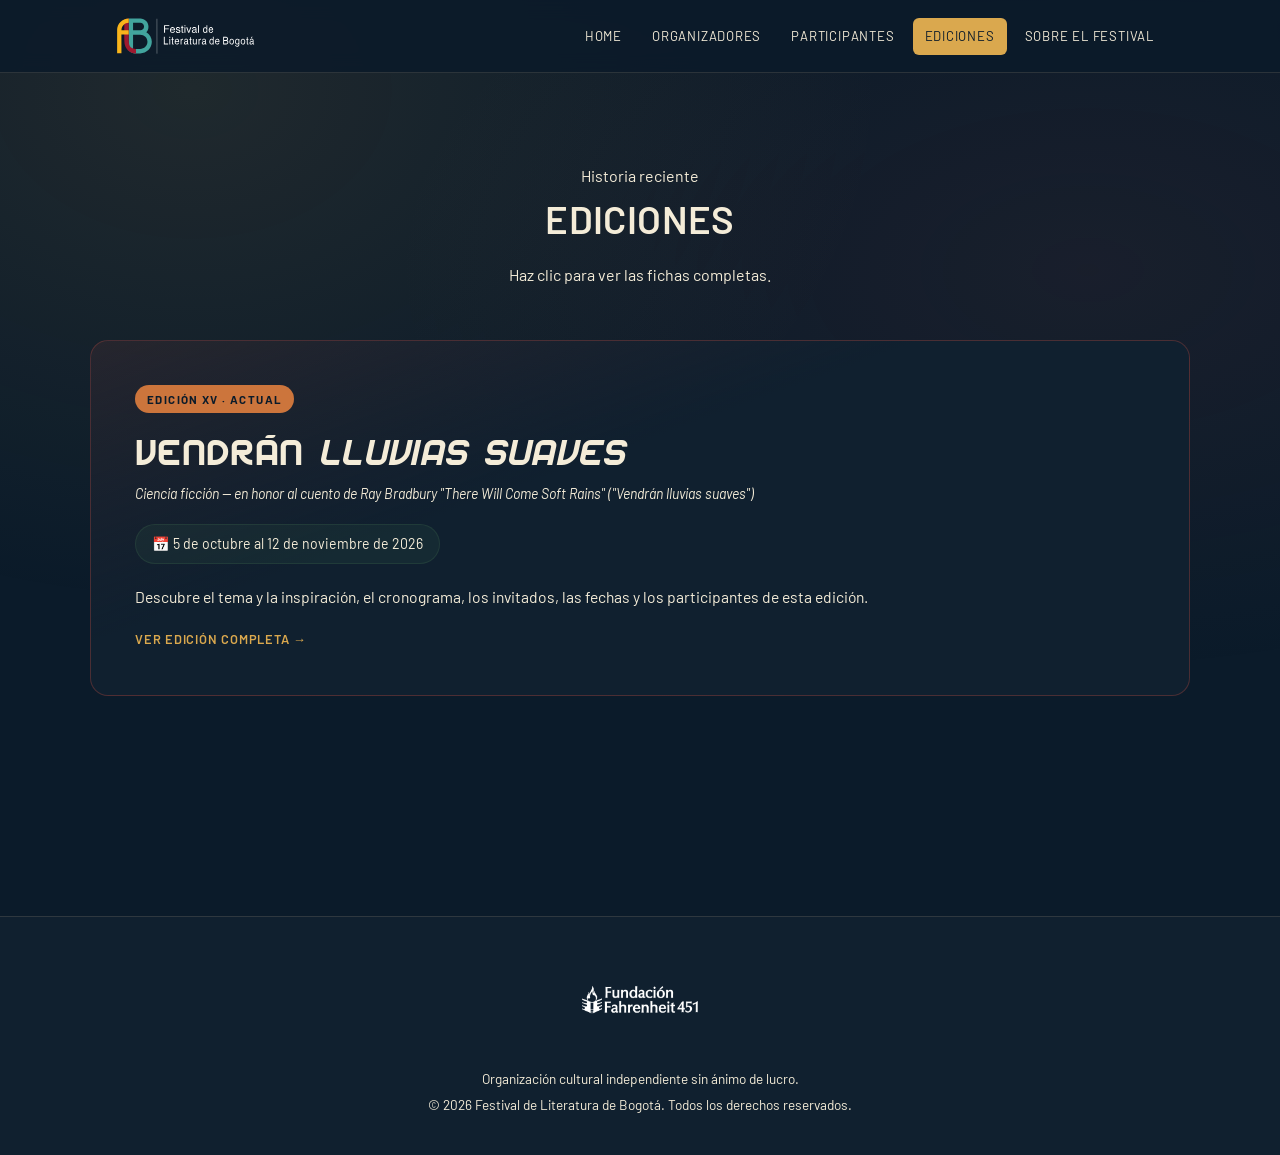
<file: ediciones.html>
<!DOCTYPE html>
<html lang="es">
<head>
<meta charset="UTF-8">
<meta name="viewport" content="width=device-width, initial-scale=1.0">
<title>Ediciones — Festival de Literatura de Bogotá</title>
<link rel="preconnect" href="https://fonts.googleapis.com">
<link rel="preconnect" href="https://fonts.gstatic.com" crossorigin>
<link href="https://fonts.googleapis.com/css2?family=Barlow:ital,wght@0,400;0,500;0,600;0,700;1,400&family=Tomorrow:wght@400;500;600;700&display=swap" rel="stylesheet">
<link rel="stylesheet" href="styles.css">
</head>
<body>

<header>
  <nav>
    <a href="index.html" class="brand" aria-label="Festival de Literatura de Bogotá">
      <img src="IMAGENES/LOGOS/LOGO FESTIVAL (letra blanca).svg" alt="Festival de Literatura de Bogotá — logotipo">
    </a>
    <div class="nav-links">
      <a href="index.html">Home</a>
      <a href="organizadores.html">Organizadores</a>
      <a href="participantes.html">Participantes</a>
      <a href="ediciones.html" class="active">Ediciones</a>
      <a href="sobre-el-festival.html">Sobre el festival</a>
    </div>
  </nav>
</header>

<main class="container section-pad">
  <div class="section-head">
    <span class="eyebrow">Historia reciente</span>
    <h2>Ediciones</h2>
    <p> Haz clic para ver las fichas completas.</p>
  </div>

  <!-- EDICIÓN ACTUAL -->
  <a href="edicion-15.html" class="edicion-detail edicion-actual">
    <span class="badge">Edición XV · Actual</span>
    <h1>Vendrán <em>Lluvias Suaves</em></h1>
    <span class="subtitle-tag">Ciencia ficción — en honor al cuento de Ray Bradbury "There Will Come Soft Rains" ("Vendrán lluvias suaves")</span>

    <div class="fecha-pill">
      📅 5 de octubre al 12 de noviembre de 2026 
    </div>

    <p class="edicion-teaser-text">Descubre el tema y la inspiración, el cronograma, los invitados, las fechas y los participantes de esta edición.</p>
    <span class="edicion-teaser-cta">Ver edición completa →</span>
  </a>

</main>

<footer>
  <div class="container">
    Festival de Literatura de Bogotá · Organizado por la Fundación Fahrenheit 451
  </div>
</footer>

<script src="script.js"></script>
</body>
</html>
</file>
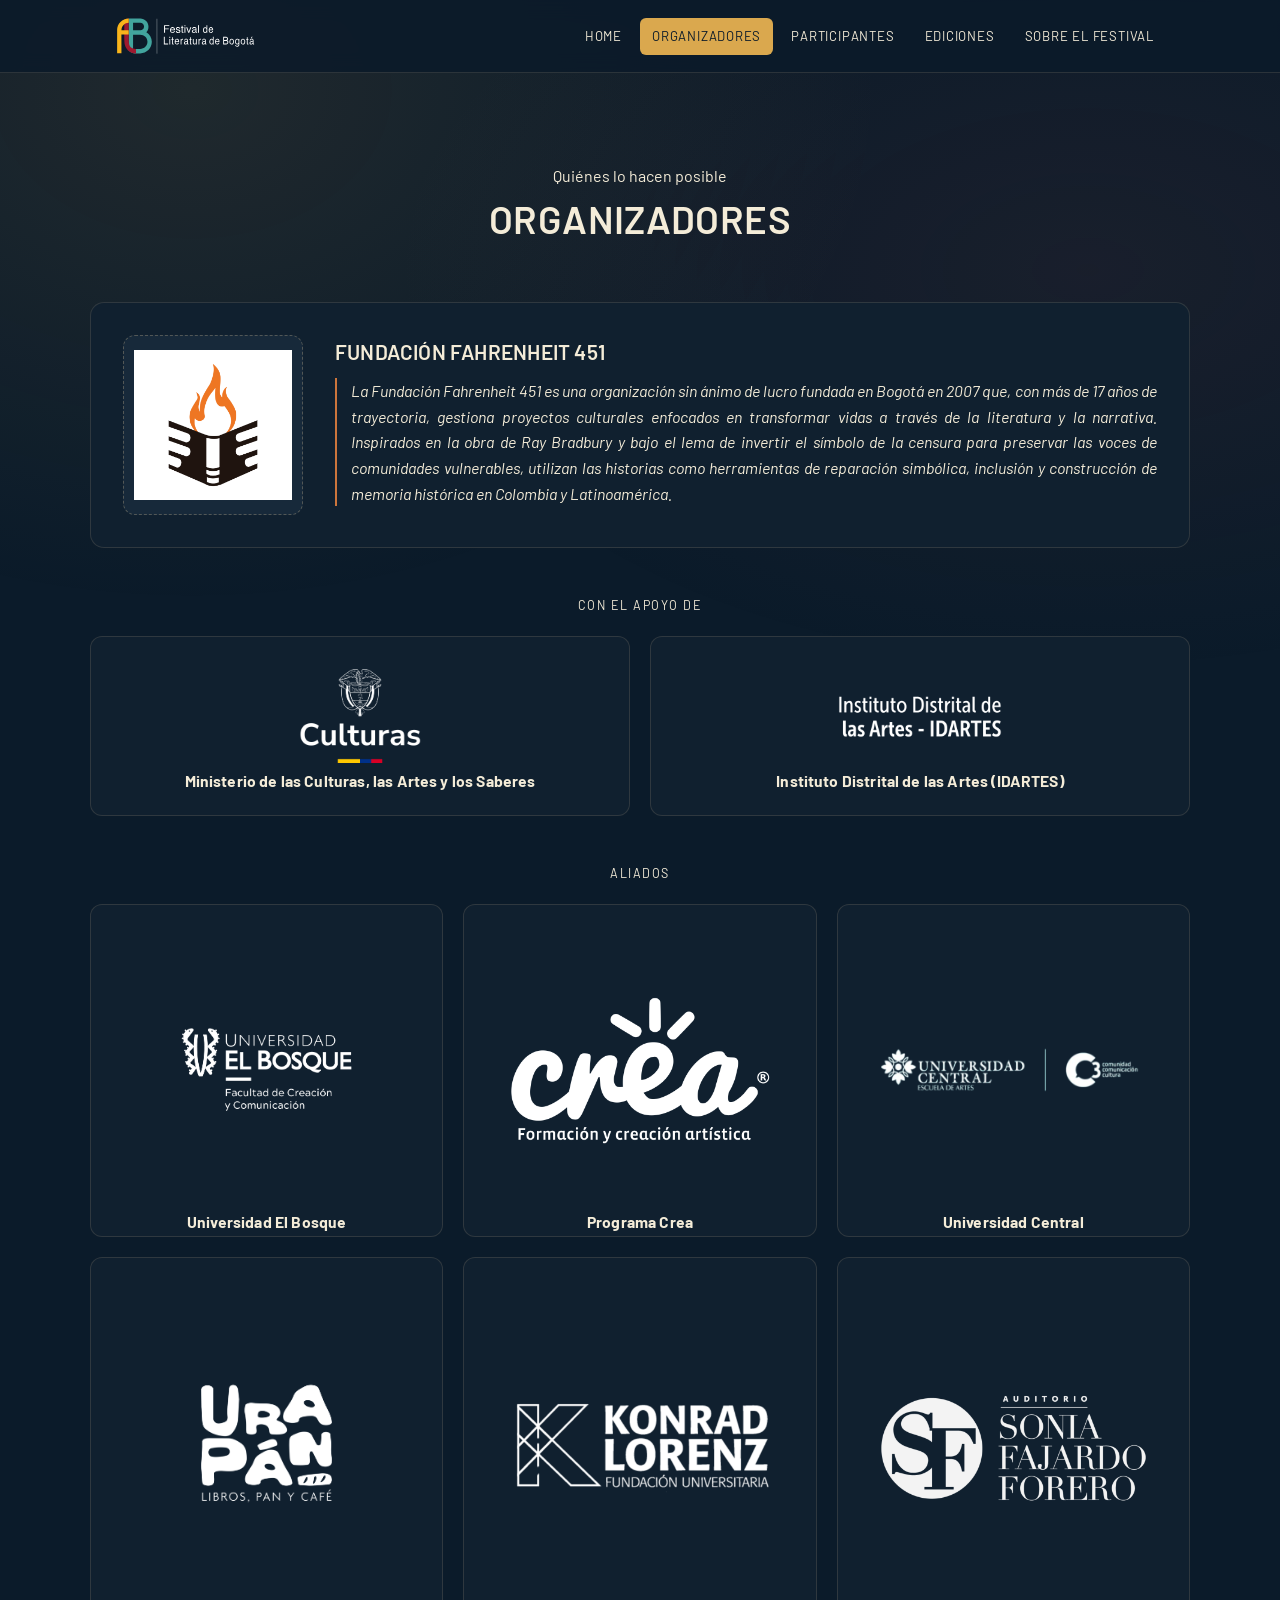
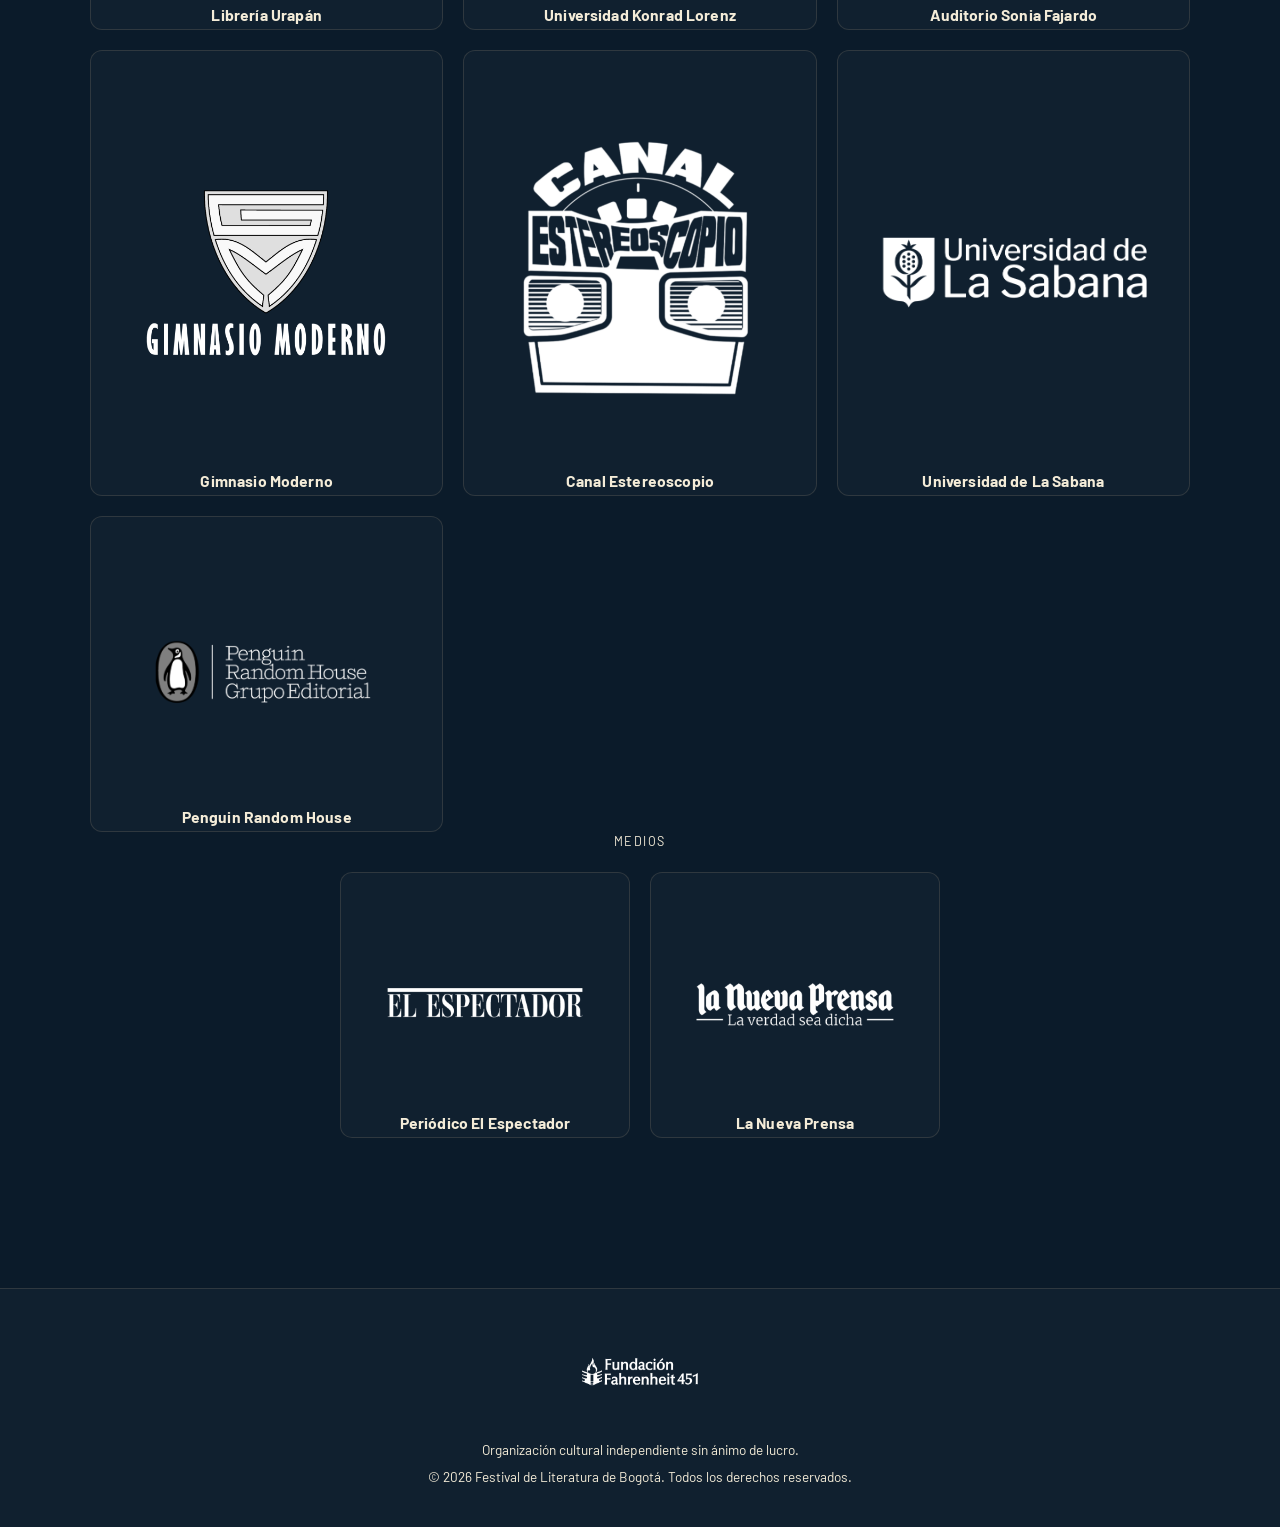
<file: organizadores.html>
<!DOCTYPE html>
<html lang="es">
<head>
<meta charset="UTF-8">
<meta name="viewport" content="width=device-width, initial-scale=1.0">
<title>Organizadores — Festival de Literatura de Bogotá</title>
<link rel="preconnect" href="https://fonts.googleapis.com">
<link rel="preconnect" href="https://fonts.gstatic.com" crossorigin>
<link href="https://fonts.googleapis.com/css2?family=Barlow:ital,wght@0,400;0,500;0,600;0,700;1,400&family=Tomorrow:wght@400;500;600;700&display=swap" rel="stylesheet">
<link rel="stylesheet" href="styles.css">
</head>
<body>

<header>
  <nav>
    <a href="index.html" class="brand" aria-label="Festival de Literatura de Bogotá">
      <img src="IMAGENES/LOGOS/LOGO FESTIVAL (letra blanca).svg" alt="Festival de Literatura de Bogotá — logotipo">
    </a>
    <div class="nav-links">
      <a href="index.html">Home</a>
      <a href="organizadores.html" class="active">Organizadores</a>
      <a href="participantes.html">Participantes</a>
      <a href="ediciones.html">Ediciones</a>
      <a href="sobre-el-festival.html">Sobre el festival</a>
    </div>
  </nav>
</header>

<main class="container section-pad">
  <div class="section-head">
    <span class="eyebrow">Quiénes lo hacen posible</span>
    <h2>Organizadores</h2>
  </div>

 <div class="org-main">
    <div class="logo-ph">
      <a href="https://www.fundacion451.com/" target="_blank" rel="noopener noreferrer">
        <img src="IMAGENES/LOGOS/FAHRENHEIT.png" alt="Fundación Fahrenheit 451">
      </a>
    </div>
    <div>
      <h3>Fundación Fahrenheit 451</h3>
      <p class="placeholder-text bio-fundacion">La Fundación Fahrenheit 451 es una organización sin ánimo de lucro fundada en Bogotá en 2007 que, con más de 17 años de trayectoria, gestiona proyectos culturales enfocados en transformar vidas a través de la literatura y la narrativa. Inspirados en la obra de Ray Bradbury y bajo el lema de invertir el símbolo de la censura para preservar las voces de comunidades vulnerables, utilizan las historias como herramientas de reparación simbólica, inclusión y construcción de memoria histórica en Colombia y Latinoamérica.</p>
    </div>
</div>

 <div class="aliados-label">Con el apoyo de</div>
  <div class="aliados-grid-2">
    <div class="aliado-card">
<div class="logo-clean logo-shrink-oficial">
<img src="IMAGENES/ALIADOS/MINCULTURA.png" alt="Ministerio de las Culturas, las Artes y los Saberes">
</div>
<h4>Ministerio de las Culturas, las Artes y los Saberes</h4>
</div>
<div class="aliado-card">
<div class="logo-clean logo-shrink-oficial">
<img src="IMAGENES/ALIADOS/IDARTES.png" alt="Instituto Distrital de las Artes (IDARTES)">
</div>
<h4>Instituto Distrital de las Artes (IDARTES)</h4>
</div>
  </div>

  <div class="aliados-label">Aliados</div>
  <div class="aliados-grid">
   <div class="aliado-card">
      <div class="logo-clean logo-zoom-bosque">
        <img src="IMAGENES/ALIADOS/UNBOSQUE.png" alt="Universidad El Bosque">
      </div>
      <h4>Universidad El Bosque</h4>
    </div>
    <div class="aliado-card">
      <div class="logo-clean">
        <img src="IMAGENES/ALIADOS/CREA.png" alt="Programa Crea">
      </div>
      <h4>Programa Crea</h4>
    </div>
    <div class="aliado-card">
      <div class="logo-clean">
        <img src="IMAGENES/ALIADOS/CENTRAL.png" alt="Universidad Central">
      </div>
      <h4>Universidad Central</h4>
    </div>
 <div class="aliado-card">
      <div class="logo-clean logo-zoom-urapan">
        <img src="IMAGENES/ALIADOS/URAPAN.png" alt="Librería Urapán">
      </div>
      <h4>Librería Urapán</h4>
    </div>
    <div class="aliado-card">
      <div class="logo-clean">
        <img src="IMAGENES/ALIADOS/KONRAD.png" alt="Universidad Konrad Lorenz">
      </div>
      <h4>Universidad Konrad Lorenz</h4>
    </div>
    <div class="aliado-card">
      <div class="logo-clean">
        <img src="IMAGENES/ALIADOS/SONIA.png" alt="Auditorio Sonia Fajardo">
      </div>
      <h4>Auditorio Sonia Fajardo</h4>
    </div>
    <div class="aliado-card">
      <div class="logo-clean">
        <img src="IMAGENES/ALIADOS/MODERNO.png" alt="Gimnasio Moderno">
      </div>
      <h4>Gimnasio Moderno</h4>
    </div>
        <div class="aliado-card">
      <div class="logo-clean">
        <img src="IMAGENES/ALIADOS/ESTEREOSCOPIO.png" alt="Estereoscopio">
      </div>
      <h4>Canal Estereoscopio</h4>
    </div>
    <div class="aliado-card">
      <div class="logo-clean">
        <img src="IMAGENES/ALIADOS/SABANA.png" alt="Universidad de La Sabana">
      </div>
      <h4>Universidad de La Sabana</h4>
    </div>
    <div class="aliado-card">
      <div class="logo-clean">
        <img src="IMAGENES/ALIADOS/PENGUIN.png" alt="Penguin Random House">
      </div>
      <h4>Penguin Random House</h4>
    </div>
  </div>

    <div class="aliados-label">Medios</div>
<div class="aliados-grid-3 dos-columnas">
  <div class="aliado-card">
    <div class="logo-clean">
      <img src="IMAGENES/ALIADOS/ESPECTADOR.png" alt="Periódico El Espectador">
    </div>
    <h4>Periódico El Espectador</h4>
  </div>
  <div class="aliado-card">
    <div class="logo-clean">
      <img src="IMAGENES/ALIADOS/NUEVAPRENSA.png" alt="Nueva Prensa">
    </div>
    <h4>La Nueva Prensa</h4>
  </div>
</div>
  
</main>

<footer>
  <div class="container">
    Festival de Literatura de Bogotá · Organizado por la Fundación Fahrenheit 451
  </div>
</footer>

<script src="script.js"></script>
</body>
</html>
</file>
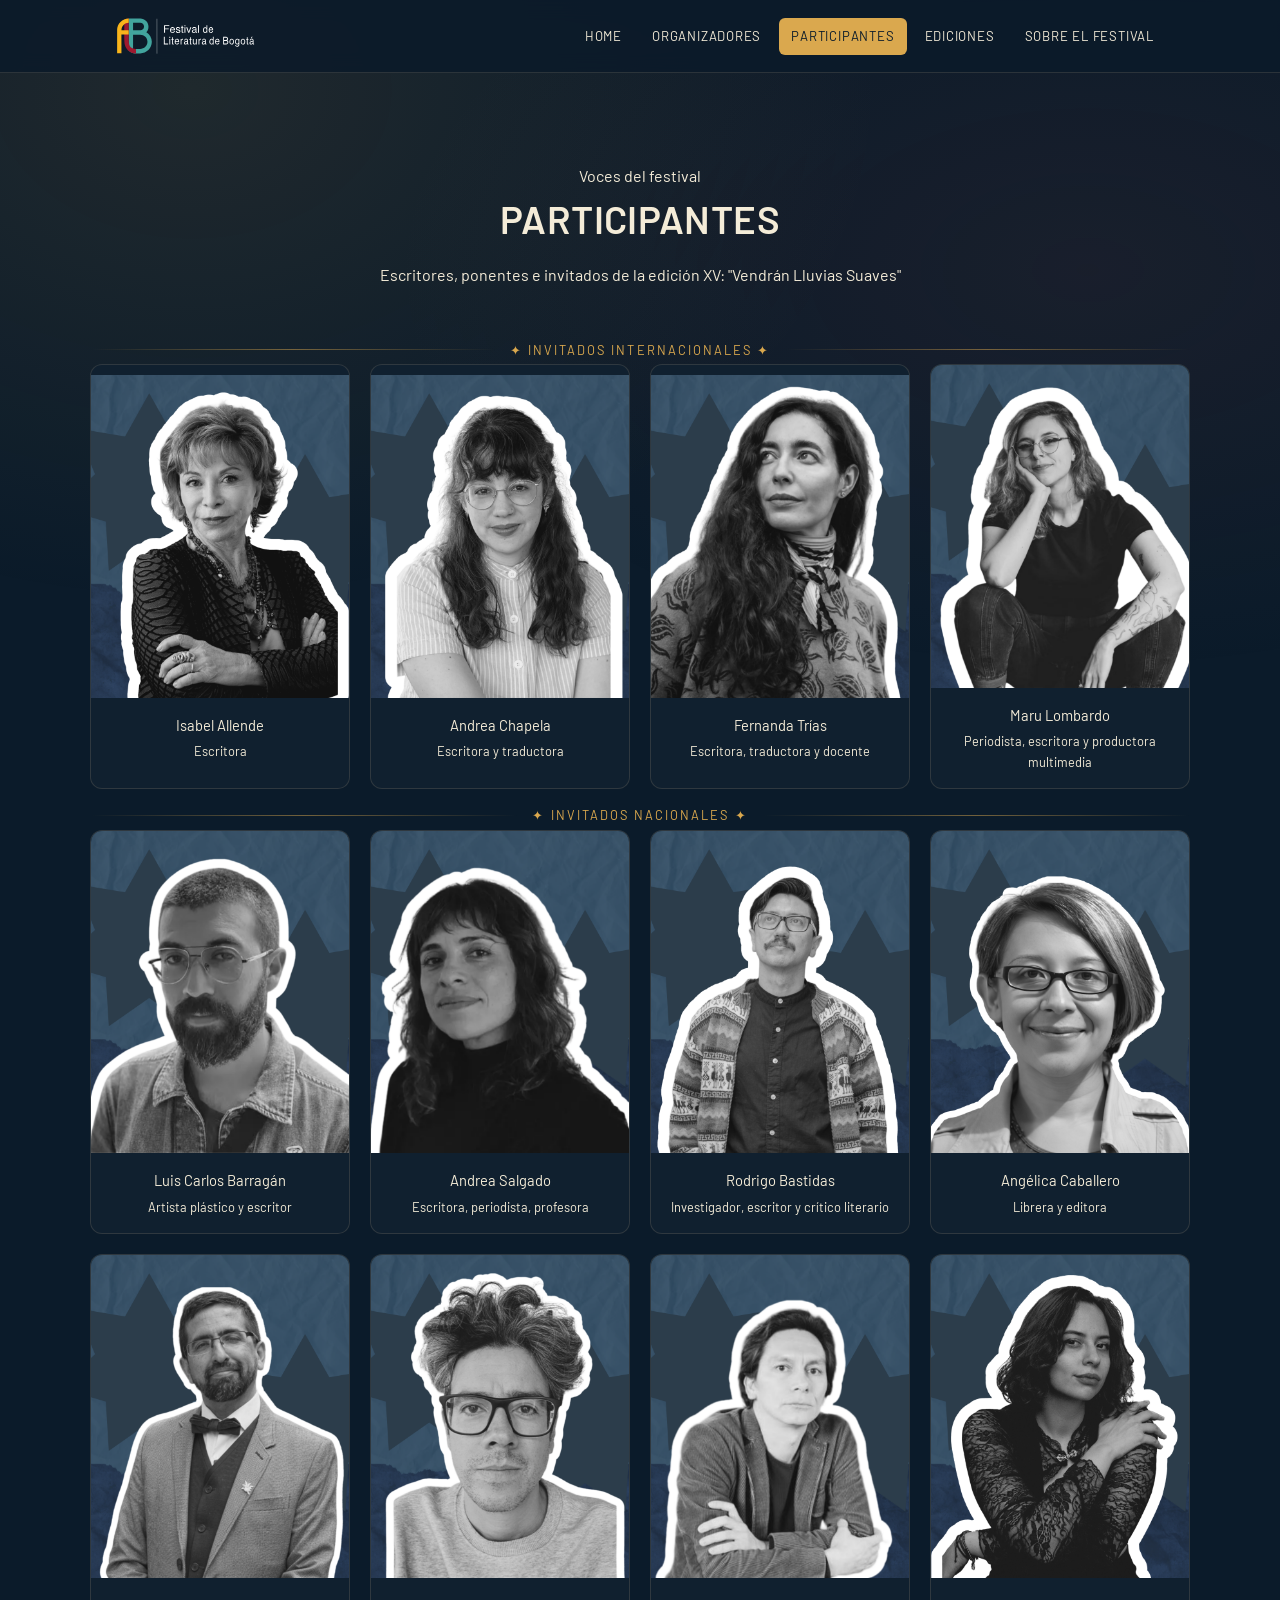
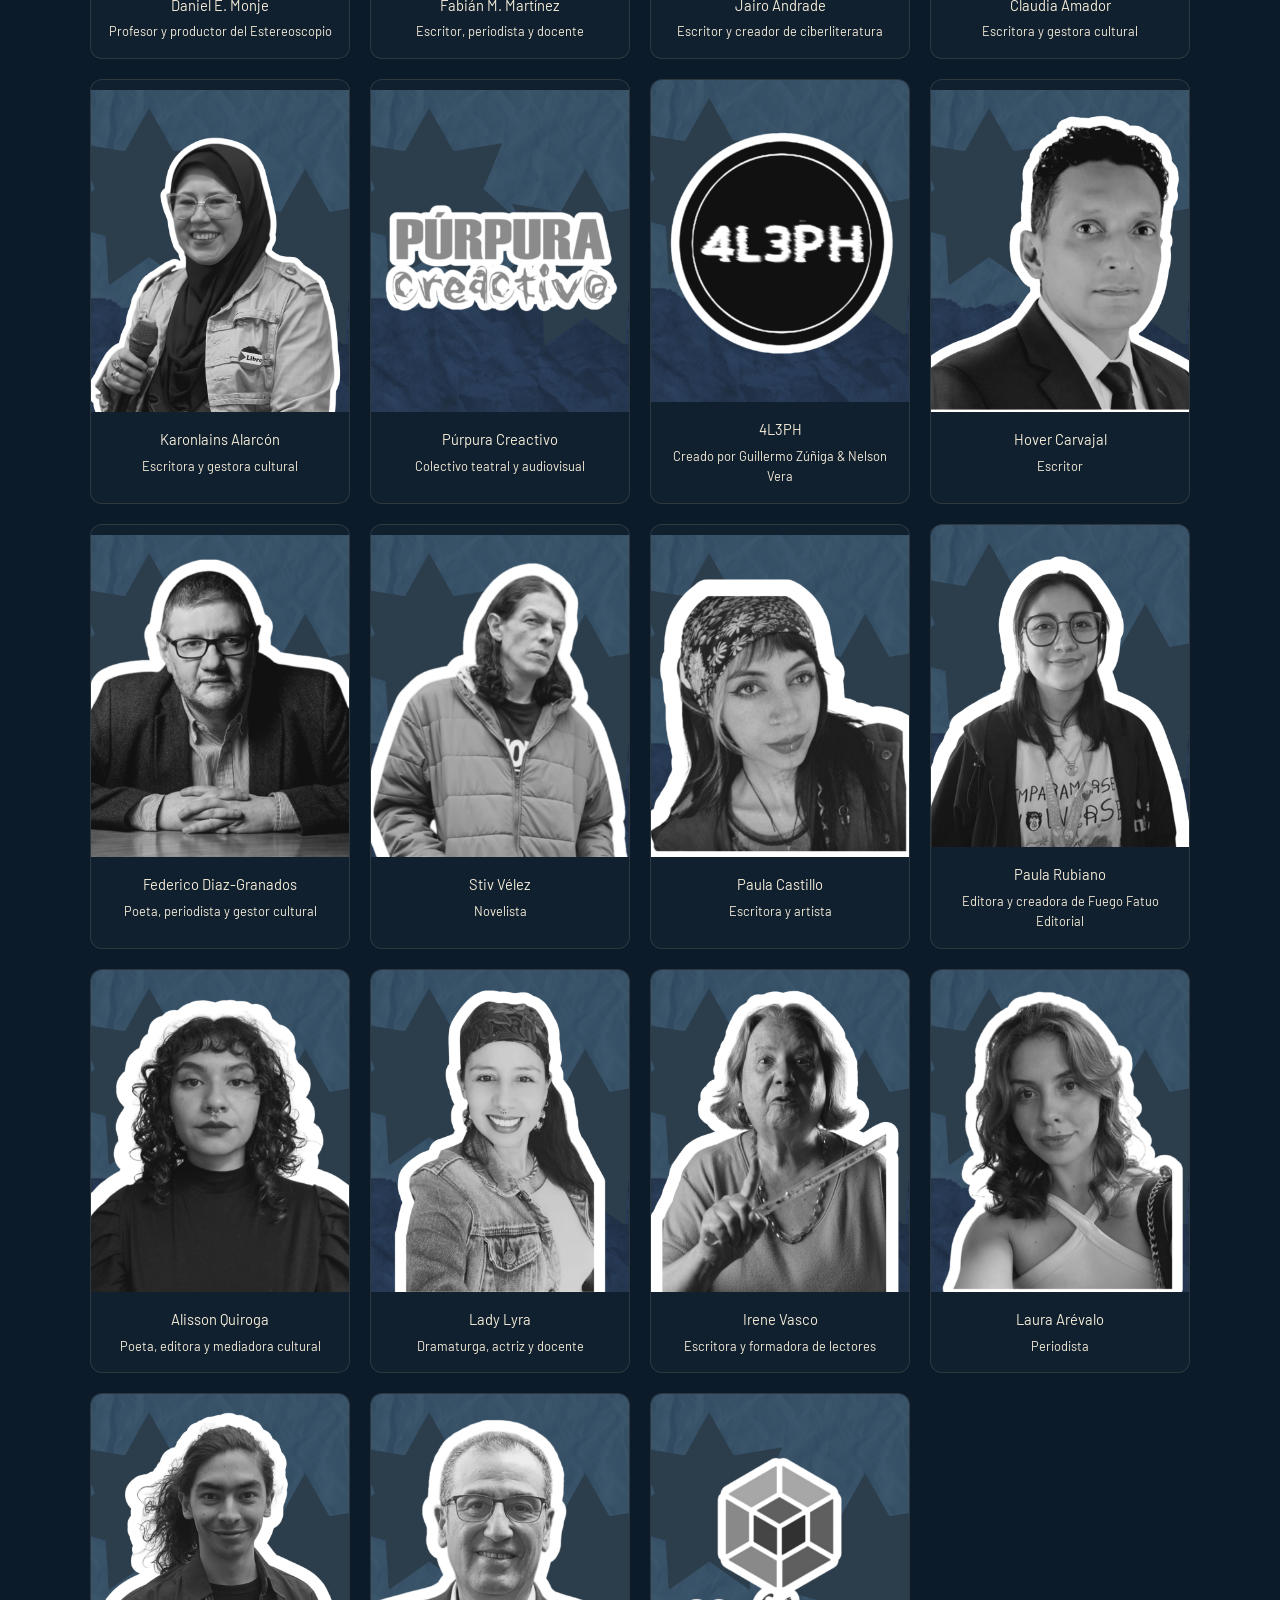
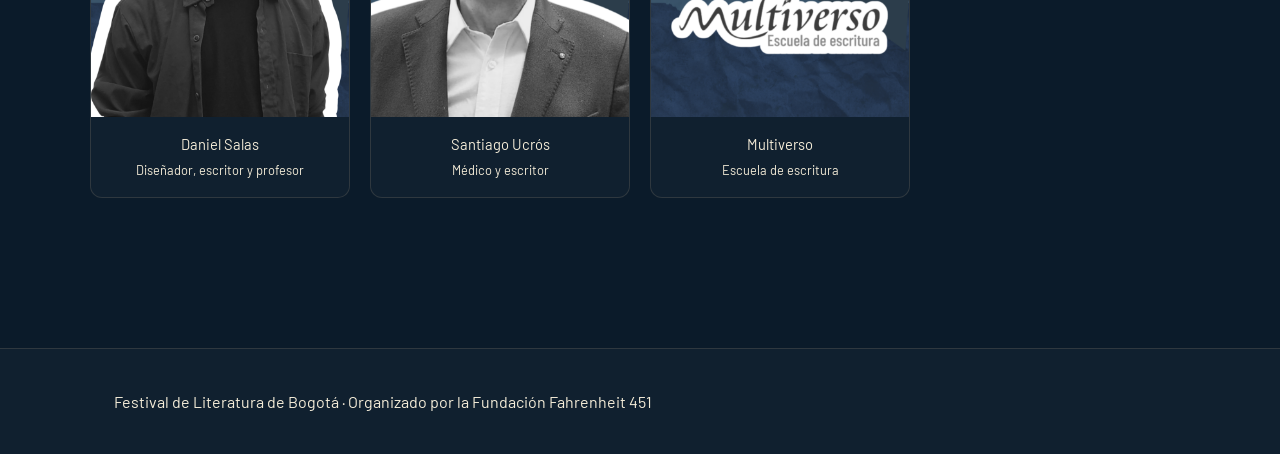
<file: participantes.html>
<!DOCTYPE html>
<html lang="es">
<head>
<meta charset="UTF-8">
<meta name="viewport" content="width=device-width, initial-scale=1.0">
<title>Participantes — Festival de Literatura de Bogotá</title>
<link rel="preconnect" href="https://fonts.googleapis.com">
<link rel="preconnect" href="https://fonts.gstatic.com" crossorigin>
<link href="https://fonts.googleapis.com/css2?family=Barlow:ital,wght@0,400;0,500;0,600;0,700;1,400&family=Tomorrow:wght@400;500;600;700&display=swap" rel="stylesheet">
<link rel="stylesheet" href="styles.css">
</head>
<body>

<header>
  <nav>
    <a href="index.html" class="brand" aria-label="Festival de Literatura de Bogotá">
      <img src="IMAGENES/LOGOS/LOGO FESTIVAL (letra blanca).svg" alt="Festival de Literatura de Bogotá — logotipo">
    </a>
    <div class="nav-links">
      <a href="index.html">Home</a>
      <a href="organizadores.html">Organizadores</a>
      <a href="participantes.html" class="active">Participantes</a>
      <a href="ediciones.html">Ediciones</a>
      <a href="sobre-el-festival.html">Sobre el festival</a>
    </div>
  </nav>
</header>

<main class="container section-pad">
  <div class="section-head">
    <span class="eyebrow">Voces del festival</span>
    <h2>Participantes</h2>
    <p>Escritores, ponentes e invitados de la edición XV: "Vendrán Lluvias Suaves"</p>
  </div>

  <!-- SECCIÓN 1: INVITADOS INTERNACIONALES -->
  <div class="grid-divider">✦ Invitados internacionales ✦</div>

  <div class="grid-4">
    <button type="button" class="participant-card" data-name="Isabel Allende" data-role="Escritora" data-bio="Isabel Allende es una de las escritoras en lengua española más leídas del mundo. Nacida en Lima, Perú, y de nacionalidad chilena, inició su trayectoria como novelista en 1982 con La casa de los espíritus, obra que marcó el comienzo de una extensa carrera literaria. Desde entonces <b>ha publicado más de 28 libros</b>, entre novelas, cuentos y obras de teatro, traducidos a más de 42 idiomas y con más de 80 millones de ejemplares vendidos. Su obra, frecuentemente asociada al realismo mágico, también transita por la novela histórica y policial, y aborda temas como la memoria, la identidad, el imaginario latinoamericano, la historia y, especialmente, las experiencias y luchas de las mujeres. Entre sus títulos más reconocidos se encuentran De amor y de sombra, Eva Luna, Cuentos de Eva Luna, Paula, Inés del alma mía, La isla bajo el mar y El amante japonés.
A lo largo de su trayectoria, Allende ha recibido numerosos reconocimientos por su aporte a la literatura y a la defensa de los derechos de las mujeres y la infancia. En 2010 recibió el <b>Premio Nacional de Literatura de Chile</b> y posteriormente fue distinguida con la <b>Medalla Presidencial de la Libertad de Estados Unidos</b>, entre otros reconocimientos internacionales. Su escritura se caracteriza por un lenguaje cercano y accesible, una fuerte presencia de personajes femeninos y la combinación de experiencias personales, acontecimientos históricos y elementos de ficción. Además de su labor literaria, ha desarrollado una importante <b>actividad filantrópica y de activismo</b>, consolidándose como una de las voces latinoamericanas con mayor proyección internacional.">
      <div class="avatar"><img src="IMAGENES/PARTICIPANTES/ISABEL.png" alt="Isabel Allende"></div>
      <div class="info"><div class="name">Isabel Allende</div><div class="role">Escritora</div></div>
    </button>
    
    <button type="button" class="participant-card" data-name="Andrea Chapela" data-role="Escritora y traductora" data-bio="Escritora y traductora mexicana cuya obra transita entre la ciencia ficción y la narrativa especulativa. Ha publicado los libros de ensayos La revolución y las ruinas (2007) e Historia de la ciencia ficción en México (2012), la novela Bravío (2020), y artículos académicos sobre la narrativa de género. Es cofundadora de La máquina de ideas, publicación especializada en ciencia ficción contemporánea.">
      <div class="avatar"><img src="IMAGENES/PARTICIPANTES/ANDREACHAPELA.png" alt="Andrea Chapela"></div>
      <div class="info"><div class="name">Andrea Chapela</div><div class="role">Escritora y traductora</div></div>
    </button>
    
    <button type="button" class="participant-card" data-name="Fernanda Trías" data-role="Escritora, traductora y docente" data-bio="Escritora uruguaya, traductora de idioma inglés y docente. Autora de Dubitaciones (2006), Una muchacha muy bella (2013, Premio de Prosa de la Academia Uruguaya de Letras y finalista del Premio Biblioteca de Narrativa Hispánica) y Testamento (2017, finalista del Premio de Novela de la Fundación Loewe). También ha traducido obras de importantes autores de lengua inglesa. Actualmente se desempeña como docente de escritura creativa.">
      <div class="avatar"><img src="IMAGENES/PARTICIPANTES/FERNANDA.png" alt="Fernanda Trías"></div>
      <div class="info"><div class="name">Fernanda Trías</div><div class="role">Escritora, traductora y docente</div></div>
    </button>
    
    <button type="button" class="participant-card" data-name="Maru Lombardo" data-role="Periodista, escritora y productora multimedia" data-bio="Periodista, escritora y productora multimedia argentina. Es autora de Rindiendo culto (2011), un libro de investigación sobre la vida cotidiana de la dictadura militar argentina, publicado por la editorial Aguilar. También ha desarrollado una importante tarea como productora multimedia y documentalista, trabajando en el campo del cine y la producción audiovisual.">
      <div class="avatar"><img src="IMAGENES/PARTICIPANTES/MARU.png" alt="Maru Lombardo"></div>
      <div class="info"><div class="name">Maru Lombardo</div><div class="role">Periodista, escritora y productora multimedia</div></div>
    </button>
  </div>

  <!-- SECCIÓN 2: INVITADOS NACIONALES -->
  <div class="grid-divider">✦ Invitados Nacionales ✦</div>

  <div class="grid-4">
    <button type="button" class="participant-card" data-name="Luis Carlos Barragán" data-role="Artista plástico y escritor" data-bio="Estudió Artes Plásticas en la Universidad Nacional de Colombia. Es artista visual, gestor cultural y escritor. Ha participado en eventos nacionales e internacionales de arte contemporáneo y es productor de proyectos culturales y exposiciones. Su trabajo transita entre la plástica, la escritura y la reflexión sobre arte y cultura.">
      <div class="avatar"><img src="IMAGENES/PARTICIPANTES/LUIS.png" alt="Luis Carlos Barragán"></div>
      <div class="info"><div class="name">Luis Carlos Barragán</div><div class="role">Artista plástico y escritor</div></div>
    </button>

    <button type="button" class="participant-card" data-name="Andrea Salgado" data-role="Escritora, periodista, profesora" data-bio="Escritora, periodista, profesora de escritura creativa y editora literaria. Docente en la Pontificia Universidad Javeriana y directora de la Revista de Escrituras Javerana. Ha participado en talleres de escritura impartidos por autores reconocidos y es colaboradora de medios de comunicación. Su trabajo se enfoca en la narrativa y la crónica literaria.">
      <div class="avatar"><img src="IMAGENES/PARTICIPANTES/ANDREASALGADO.png" alt="Andrea Salgado"></div>
      <div class="info"><div class="name">Andrea Salgado</div><div class="role">Escritora, periodista, profesora</div></div>
    </button>

    <button type="button" class="participant-card" data-name="Rodrigo Bastidas" data-role="Investigador, escritor y crítico literario" data-bio="Rodrigo Bastidas Pérez (Pasto, Colombia) es PhD en Estudios Hispánicos por la Universidad de Wisconsin-Madison. Ha publicado artículos académicos sobre novela latinoamericana contemporánea y es especialista en ciencia ficción. 
Con Editorial Planeta publicó las antologías de ciencia ficción colombiana <b>Relojes que no marcan la misma hora (2017) y Cronómetros para el fin de los tiempos (2017)</b>. Bajo el sello Minotauro es editor de la serie Biblioteca Ciencia Ficción Latinoamericana. Su labor académica combina la investigación sobre narrativas de género con la promoción de autores latinoamericanos.">
      <div class="avatar"><img src="IMAGENES/PARTICIPANTES/RODRIGO.png" alt="Rodrigo Bastidas"></div>
      <div class="info"><div class="name">Rodrigo Bastidas</div><div class="role">Investigador, escritor y crítico literario</div></div>
    </button>

    <button type="button" class="participant-card" data-name="Angélica Caballero" data-role="Librera y editora" data-bio="Fotógrafa, diseñadora gráfica y magíster en Estética e Historia del Arte por la Universidad Nacional de Colombia. Es librera independiente, editora y organizadora de eventos literarios. Fundadora de la librería especializada en narrativa de género y literatura contemporánea. Su trabajo combina el diseño gráfico, la curaduría de colecciones y la gestión de espacios dedicados a la literatura.">
      <div class="avatar"><img src="IMAGENES/PARTICIPANTES/ANGELICA.png" alt="Angélica Caballero"></div>
      <div class="info"><div class="name">Angélica Caballero</div><div class="role">Librera y editora</div></div>
    </button>

    <button type="button" class="participant-card" data-name="Daniel E. Monje" data-role="Profesor y productor del Estereoscopio" data-bio="Profesor, creador de contenido y lector de ciencia ficción. Estudió en la Escuela Superior de Cine y Televisión de Buenos Aires. Es productor del podcast Estereoscopio, dedicado a la ciencia ficción y narrativas especulativas.
Su formación académica incluye estudios en Cine y Televisión en la Universidad Nacional de Colombia, una Maestría en Artes Plásticas y Visuales en la misma institución y un Doctorado en Imagen y Sonido. 
En su trayectoria, ha sido reconocido como artista visual, artista del performance, videoartista y, ocasionalmente, como escritor. Asimismo, es un asiduo colaborador del colectivo Cienciaficcionar, espacio dedicado a la promoción de ciencia ficción latinoamericana.">
      <div class="avatar"><img src="IMAGENES/PARTICIPANTES/DANIEL.png" alt="Daniel E. Monje"></div>
      <div class="info"><div class="name">Daniel E. Monje</div><div class="role">Profesor y productor del Estereoscopio</div></div>
    </button>

    <button type="button" class="participant-card" data-name="Fabián M. Martínez" data-role="Escritor, periodista y docente" data-bio="Es escritor, periodista y docente, Magíster en Periodismo por la Universidad Nacional de Colombia. Ha publicado obras de narrativa y poesía en revistas y antologías nacionales e internacionales. 
Ha recibido diversos reconocimientos nacionales, entre ellos el <b>Premio Nacional de Cuento RCN-MEN (2008)</b>, el <b>Premio de Cuento de la Gobernación de Cundinamarca (2011)</b>, el <b>Premio de Novela de la Gobernación de Cundinamarca (2018)</b> y otros. Su escritura se caracteriza por abordar temas de la realidad social colombiana desde una perspectiva narrativa y poética.">
      <div class="avatar"><img src="IMAGENES/PARTICIPANTES/FABIAN.png" alt="Fabián M. Martínez"></div>
      <div class="info"><div class="name">Fabián M. Martínez</div><div class="role">Escritor, periodista y docente</div></div>
    </button>

    <button type="button" class="participant-card" data-name="Jairo Andrade" data-role="Escritor y creador de ciberliteratura" data-bio="Escritor y creador de ciberliteratura, autor de la novela interactiva <b>El próximo instante</b> y colaborador en proyectos de literatura digital. 
Su trabajo explora las posibilidades de la literatura en entornos digitales y experimentales. Actualmente desarrolla interfaces cerebro-computador orientadas a la creación de literatura cinética y exploración de nuevas formas narrativas.">
      <div class="avatar"><img src="IMAGENES/PARTICIPANTES/JAIRO.png" alt="Jairo Andrade"></div>
      <div class="info"><div class="name">Jairo Andrade</div><div class="role">Escritor y creador de ciberliteratura</div></div>
    </button>

    <button type="button" class="participant-card" data-name="Claudia Amador" data-role="Escritora y gestora cultural" data-bio="Es escritora, tallerista, librera y gestora cultural. Es profesional en Letras de la Universidad del Cauca y ha trabajado en diversos proyectos de promoción de lectura y escritura en contextos escolares y comunitarios. 
Ha sido ganadora de diversos premios nacionales e internacionales de narrativa y poesía, entre ellos el <b>XV Concurso Internacional de Cuento Ciudad de Pupiales (2020)</b> y el <b>Concurso Relata (2022)</b>. Su trabajo se enfoca en la narrativa realista y en la escritura como herramienta de transformación social.">
      <div class="avatar"><img src="IMAGENES/PARTICIPANTES/CLAUDIA.png" alt="Claudia Amador"></div>
      <div class="info"><div class="name">Claudia Amador</div><div class="role">Escritora y gestora cultural</div></div>
    </button>

    <button type="button" class="participant-card" data-name="Karonlains Alarcón" data-role="Escritora y gestora cultural" data-bio="Nacida en el Tolima (Colombia), es antropóloga de la Universidad Nacional de Colombia y especialista en estudios literarios. Ha trabajado como investigadora en temas de oralidad, narrativa y memoria. 
Actualmente es editora en <b>Máktaba Fundación Cultural</b> y tallerista en la <b>Escuela de Escritura Multiverso</b>, espacios dedicados al diálogo entre el islam y Latinoamérica. Ha sido finalista de diversos concursos literarios nacionales e internacionales y sus ensayos han sido publicados en medios académicos y literarios.">
      <div class="avatar"><img src="IMAGENES/PARTICIPANTES/KARONLAINS.png" alt="Karonlains Alarcón"></div>
      <div class="info"><div class="name">Karonlains Alarcón</div><div class="role">Escritora y gestora cultural</div></div>
    </button>

    <button type="button" class="participant-card" data-name="Púrpura Creactivo" data-role="Colectivo teatral y audiovisual" data-bio="Colectivo teatral y audiovisual colombiano fundado en 1999. Dedicado a la creación de performances, instalaciones y obras audiovisuales que exploran la narrativa experimental y las nuevas formas de expresión artística. Ha participado en festivales nacionales e internacionales de artes escénicas y audiovisuales.">
      <div class="avatar"><img src="IMAGENES/PARTICIPANTES/PURPURA.png" alt="Púrpura Creactivo"></div>
      <div class="info"><div class="name">Púrpura Creactivo</div><div class="role">Colectivo teatral y audiovisual</div></div>
    </button>

    <button type="button" class="participant-card" data-name="4L3PH" data-role="Creado por Guillermo Zúñiga & Nelson Vera" data-bio="4L3PH «Creatividad y Futuro(s)» es un nodo de co-creadores digitales y artistas interdisciplinarios dedicados a la exploración de tecnologías emergentes aplicadas al arte, la ciencia ficción y la narrativa experimental. Trabajan en la intersección entre arte digital, ciencia ficción especulativa y tecnologías inmersivas.">
      <div class="avatar"><img src="IMAGENES/PARTICIPANTES/4L3PH.png" alt="4L3PH"></div>
      <div class="info"><div class="name">4L3PH</div><div class="role">Creado por Guillermo Zúñiga & Nelson Vera</div></div>
    </button>

    <button type="button" class="participant-card" data-name="Hover Carvajal" data-role="Escritor" data-bio="Escritor vichadense cuyas creaciones literarias trazan un puente entre la narrativa contemporánea y la ciencia ficción. Su obra explora temas de identidad, territorio y futuros alternativos desde una perspectiva latinoamericana. Ha publicado cuentos en antologías y revistas especializadas en narrativa de género.">
      <div class="avatar"><img src="IMAGENES/PARTICIPANTES/HOVER.png" alt="Hover Carvajal"></div>
      <div class="info"><div class="name">Hover Carvajal</div><div class="role">Escritor</div></div>
    </button>

     <button type="button" class="participant-card" data-name="Federico Diaz-Granados" data-role="Poeta, periodista y gestor cultural" data-bio="Premio Nacional de Periodismo Simón Bolívar en 2021. Es director de la Biblioteca de Los Fundadores del Gimnasio Moderno y de su Agenda Cultural. Ha publicado entre otros libros Hospedaje de paso y Las prisas del instante y varias antologías como Resistencia en la tierra (Antología de poesía social y política de nuevos poetas de España y América) y Cien años de poesía hispanoamericana. Es columnista semanal de la revista Cambio y escribe sobre libros y literatura en El Tiempo y El Espectador.

">
      <div class="avatar"><img src="IMAGENES/PARTICIPANTES/FEDERICO.png" alt="Federico Diaz-Granados"></div>
      <div class="info"><div class="name">Federico Diaz-Granados</div><div class="role">Poeta, periodista y gestor cultural</div></div>
    </button>
    
        <button type="button" class="participant-card" data-name="Stiv Vélez" data-role="Novelista" data-bio="Autor de seis novelas, de las cuales Sanadius (2022), SAS (2024) y Sintonía 22 (2026) se encuentran publicadas bajo el sello Editorial Sképsi del Grupo Editorial Ibañez. Es consejero local de literatura en Teusaquillo.">
      <div class="avatar"><img src="IMAGENES/PARTICIPANTES/STIV.png" alt="Stiv Vélez"></div>
      <div class="info"><div class="name">Stiv Vélez</div><div class="role">Novelista</div></div>
    </button>

    <button type="button" class="participant-card" data-name="Paula Castillo" data-role="Escritora y artista interdisciplinar" data-bio="Poeta, collagista y diseñadora editorial colombiana. Nació en Bogotá en 1998 y es egresada de Creación Literaria de la Universidad Central. Su trayectoria combina la escritura con las artes visuales y la edición, y su poesía ha circulado en diferentes espacios y publicaciones de Colombia y Latinoamérica.

En 2019 recibió el Premio Nacional de Poesía “La palabra, espejo sonoro”, otorgado por la Casa de Poesía Silva. Posteriormente, algunos de sus poemas fueron incluidos en Como la flor, voces de la poesía Cuir colombiana contemporánea, publicada por Planeta, y en la revista mexicana Círculo de Poesía. Su trabajo también ha aparecido en espacios de creación y experimentación poética en Bogotá.

En 2026 su obra adquiere una nueva dimensión con la publicación de Circuitos vegetales. Bioluminiscencia para la maleza, editado por Fuego Fatuo e ilustrado por el escritor, novelista e ilustrador Luis Carlos Barragán. El libro se presenta como una obra experimental de poesía especulativa y ciencia ficción biopunk. Su universo se sitúa en un escenario distópico atravesado por el capitalismo y la pérdida de esperanza, donde la creatividad aparece como una forma de resistencia.

Este nuevo poemario conecta además con el interés de Castillo por las relaciones entre cuerpo, naturaleza, tecnología y transformación. La idea de lo vegetal no aparece simplemente como paisaje: se convierte en una manera de pensar otros modos de existencia y de imaginar qué puede surgir en medio de un mundo deteriorado.

Castillo también hace parte de Tinta de Araña, colectiva fundada junto a Claudia Amador, Stephany Méndez Perico y Karen Andrea Reyes para impulsar la ficción extraña y el género weird producido por mujeres en Colombia. La iniciativa nació en 2025 y ha trabajado en la creación, circulación y visibilización de nuevas voces de la literatura especulativa.">
      <div class="avatar"><img src="IMAGENES/PARTICIPANTES/PAULAC.png" alt="Paula Castillo"></div>
      <div class="info"><div class="name">Paula Castillo</div><div class="role">Escritora y artista</div></div>
    </button>

    <button type="button" class="participant-card" data-name="Paula Rubiano" data-role="Editora y creadora de Fuego Fatuo Editorial" data-bio="Profesional en Creación literaria de la Universidad Central. Ha enfocado sus proyectos desde la edición, la corrección de estilo y el trabajo comunitario con la mediación de lectura. Creadora de Fuego Fatuo Editorial, un proyecto editorial independiente colombiano especializado en ciencia ficción y literatura especulativa con enfoque de género. Su propósito es impulsar voces femeninas y crear espacios seguros para que las autoras puedan desarrollar sus obras no solo desde la publicación, sino también desde la edición, la ilustración, la distribución y la difusión.

La editorial nació alrededor de 2021 y está vinculada a una nueva generación de editoras, escritoras y creadoras interesadas en recuperar la ciencia ficción como un territorio de experimentación latinoamericano. En 2023, durante la FILBo, integrantes del proyecto explicaron que una de sus motivaciones era cuestionar por qué el canon de la ciencia ficción había estado históricamente dominado por autores hombres. Su apuesta consiste en que las mujeres no sean solamente personajes o musas dentro del género, sino creadoras de mundos.

Uno de sus proyectos más importantes es NEUTRINA, una revista pulp contemporánea que reúne cuentos, poesía, ilustraciones y otras expresiones vinculadas con la ciencia ficción. La propuesta recupera elementos visuales del pulp tradicional, pero transforma su mirada: en lugar de reproducir la representación sexualizada de las mujeres característica de muchas publicaciones históricas del género, busca poner en el centro a autoras e ilustradoras latinoamericanas.

Entre sus publicaciones se encuentran No hay cielo pa' tanta gente, de Lina González; diferentes ediciones de NEUTRINA y obras como Cumulus Fractus. La editorial también ha publicado recientemente Circuitos vegetales, de Paula Alejandra Castillo, y Confín de nadie, de Jimena Jurado.

Su trabajo no se limita a los libros. Fuego Fatuo ha desarrollado laboratorios, talleres y espacios de formación alrededor de la ciencia ficción, el collage, la creación especulativa y las mujeres en el género. En 2024, por ejemplo, lideró en la Galería Santa Fe el laboratorio “El cuerpo bizarro de Bogotá”, que utilizó el collage para explorar la diversidad corporal y la relación entre cuerpo y ciudad.

También ha participado en proyectos institucionales como “Alquimia Femenina para Futuros sin Sexismo”, desarrollado junto a la Secretaría Distrital de la Mujer y BibloRed, donde la ciencia ficción fue utilizada para imaginar futuros libres de desigualdad y cuestionar las representaciones tradicionales de las mujeres dentro del género.

Actualmente, Fuego Fatuo funciona como algo más que una editorial: es una plataforma para crear, editar, publicar y hacer circular otras formas de imaginar el futuro desde América Latina.">
      <div class="avatar"><img src="IMAGENES/PARTICIPANTES/PAULAR.png" alt="Paula Rubiano"></div>
      <div class="info"><div class="name">Paula Rubiano</div><div class="role">Editora y creadora de Fuego Fatuo Editorial</div></div>
    </button>

    <button type="button" class="participant-card" data-name="Alisson Quiroga" data-role="Poeta, editora y mediadora cultural" data-bio="Poeta, editora, mediadora LEO y profesional en Creación Literaria. Actualmente se desempeña como maestra de mediación LEO en la Universidad Central y como editora y correctora de estilo de Fuego Fatuo Editorial.

Su trabajo se mueve entre la creación literaria, la edición y la mediación de lectura. Como poeta, su escritura explora especialmente el cuerpo, el deseo, el placer, la identidad y las experiencias de las mujeres. En febrero de 2026, la revista Círculo de Poesía la incluyó en su dossier sobre nueva poesía colombiana y publicó varios de sus textos, entre ellos “Ceremonia en el lago rojo”, un poema que utiliza imágenes corporales, animales y elementos fantásticos para construir una experiencia de transformación y libertad.

Su vínculo con la edición es igualmente importante. Desde Fuego Fatuo participa en procesos de edición y corrección de textos vinculados con la ciencia ficción y la literatura especulativa escrita desde perspectivas femeninas y latinoamericanas. En 2025 participó, junto a Paula Rubiano y otras creadoras, en el conversatorio “Editar y ser editada” de la Universidad Central, dedicado a pensar la edición como un proceso creativo y colaborativo.">
      <div class="avatar"><img src="IMAGENES/PARTICIPANTES/ALISSON.png" alt="Alisson Quiroga"></div>
      <div class="info"><div class="name">Alisson Quiroga</div><div class="role">Poeta, editora y mediadora cultural</div></div>
    </button>

    <button type="button" class="participant-card" data-name="Lady Lyra" data-role="Dramaturga, actriz y docente" data-bio="Máster en creación literaria, dramaturga y actriz de la Compañía Escénica Vórtice. Es docente de escritura creativa e integrante del colectivo Madeja Literaria. Ha llevado a la escena decenas de obras de su autoría destacándose en el campo de la ciencia ficción «Entre máquinas». Ha publicado libros (Bredunco, 2025), cuentos, artículos y ensayos.">
      <div class="avatar"><img src="IMAGENES/PARTICIPANTES/LADY.png" alt="Lady Lyra"></div>
      <div class="info"><div class="name">Lady Lyra</div><div class="role">Dramaturga, actriz y docente</div></div>
    </button>

    <button type="button" class="participant-card" data-name="Irene Vasco" data-role="Escritora y formadora de lectores" data-bio="Escritora y formadora de lectores colombiana. Licenciada en Literatura. Ha publicado numerosos libros para niños y jóvenes. Dedica gran parte de su vida a realizar talleres alrededor de la lectura y la formación de lectores. En 2024 le fue entregado el Premio Iberoamericano SM de Literatura Infantil y Juvenil. Entre su extensa producción literaria se encuentran títulos como Paso a paso, Conjuros y sortilegios, Letras al carbón y Mambrú perdió la guerra.">
  <div class="avatar"><img src="IMAGENES/PARTICIPANTES/IRENE.png" alt="Irene Vasco"></div>
  <div class="info"><div class="name">Irene Vasco</div><div class="role">Escritora y formadora de lectores</div></div>
</button>

<button type="button" class="participant-card" data-name="Laura Arévalo" data-role="Periodista" data-bio="Periodista en el Magazín Cultural de El Espectador desde 2018 y editora de la sección desde 2023. Autora de El refugio de los tocados, el pódcast de literatura de este periódico. Será la encargada de conversar en teleconferencia con Isabel Allende.">
  <div class="avatar"><img src="IMAGENES/PARTICIPANTES/LAURA.png" alt="Laura Arévalo"></div>
  <div class="info"><div class="name">Laura Arévalo</div><div class="role">Periodista</div></div>
</button>

<button type="button" class="participant-card" data-name="Daniel Salas" data-role="Diseñador, escritor y profesor" data-bio="Diseñador, escritor y profesor. Mágister en Escrituras Creativas de la Universidad Central. Cuenta con amplia diversidad de experiencias creativas en proyectos del ámbito cultural, arquitectónico, marketing digital, diseño de productos y creación literaria. Coautor de la antología 'El peso del aire' junto al colectivo Madeja Literaria.">
  <div class="avatar"><img src="IMAGENES/PARTICIPANTES/SALAS.png" alt="Daniel Salas"></div>
  <div class="info"><div class="name">Daniel Salas</div><div class="role">Diseñador, escritor y profesor</div></div>
</button>

<button type="button" class="participant-card" data-name="Santiago Ucrós" data-role="Médico y escritor" data-bio="Médico pediatra y egresado de la maestría literaria de la Universidad Central de Bogotá. Sus cuentos combinan la ciencia ficción con temas médicos. Pertenece al colectivo Madeja Literaria.">
  <div class="avatar"><img src="IMAGENES/PARTICIPANTES/SANTIAGO.png" alt="Santiago Ucrós"></div>
  <div class="info"><div class="name">Santiago Ucrós</div><div class="role">Médico y escritor</div></div>
</button>

<button type="button" class="participant-card" data-name="Multiverso" data-role="Escuela de escritura" data-bio="Nace como un espacio cultural y comunitario dedicado a la exploración de la palabra y la edición horizontal. Concebido como un ecosistema creativo, el Multiverso es habitado por criaturas mágicas, máquinas imposibles y terrores que acechan desde más allá de la muerte. Es un laboratorio vivo diseñado para contagiar a los participantes con el virus de la escritura creativa y el germen de la edición comunitaria.">
  <div class="avatar"><img src="IMAGENES/PARTICIPANTES/MULTIVERSO.png" alt="Multiverso, Escuela de Escritura"></div>
  <div class="info"><div class="name">Multiverso</div><div class="role">Escuela de escritura</div></div>
</button>
  </div>
  </div>
</main>

<footer>
  <div class="container">
    Festival de Literatura de Bogotá · Organizado por la Fundación Fahrenheit 451
  </div>
</footer>

<!-- MODAL DE BIOGRAFÍA -->
<div class="modal-overlay" id="bio-modal" hidden>
  <div class="modal-box" role="dialog" aria-modal="true" aria-labelledby="modal-name">
    <button type="button" class="modal-close" id="modal-close" aria-label="Cerrar">×</button>
    <div class="modal-avatar" id="modal-avatar"></div>
    <h3 id="modal-name"></h3>
    <div class="modal-role" id="modal-role"></div>
    <p class="modal-bio" id="modal-bio"></p>
  </div>
</div>

<!-- SCRIPT DE DEPURACIÓN PARA LOS POP-UPS -->
<script>
  document.addEventListener('DOMContentLoaded', () => {
    const modal = document.getElementById('bio-modal');
    const modalClose = document.getElementById('modal-close');
    const modalAvatar = document.getElementById('modal-avatar');
    const modalName = document.getElementById('modal-name');
    const modalRole = document.getElementById('modal-role');
    const modalBio = document.getElementById('modal-bio');

    if (!modal) {
      console.error("¡Error! No se encontró el elemento #bio-modal en el HTML.");
      return;
    }

    const cards = document.querySelectorAll('.participant-card');
    console.log("Tarjetas de participantes encontradas:", cards.length);

    cards.forEach(card => {
      card.addEventListener('click', () => {
        console.log("¡Hiciste clic en:", card.getAttribute('data-name'));
        
        const name = card.getAttribute('data-name');
        const role = card.getAttribute('data-role');
        const bio = card.getAttribute('data-bio');
        const imgElement = card.querySelector('.avatar img');
        const imgSrc = imgElement ? imgElement.src : '';

        modalAvatar.innerHTML = imgSrc ? `<img src="${imgSrc}" alt="${name}" style="width:100%; height:100%; object-fit:cover; border-radius:50%;">` : (name ? name.charAt(0) : '?');
        modalName.textContent = name || '';
        modalRole.textContent = role || '';
        modalBio.innerHTML = bio || '';

        modal.hidden = false;
        document.body.style.overflow = 'hidden';
      });
    });

    function closeModal() {
      modal.hidden = true;
      document.body.style.overflow = '';
    }

    if (modalClose) modalClose.addEventListener('click', closeModal);
    
    modal.addEventListener('click', (e) => {
      if (e.target === modal) closeModal();
    });

    document.addEventListener('keydown', (e) => {
      if (e.key === 'Escape') closeModal();
    });
  });
</script>

</body>
</html>
</file>
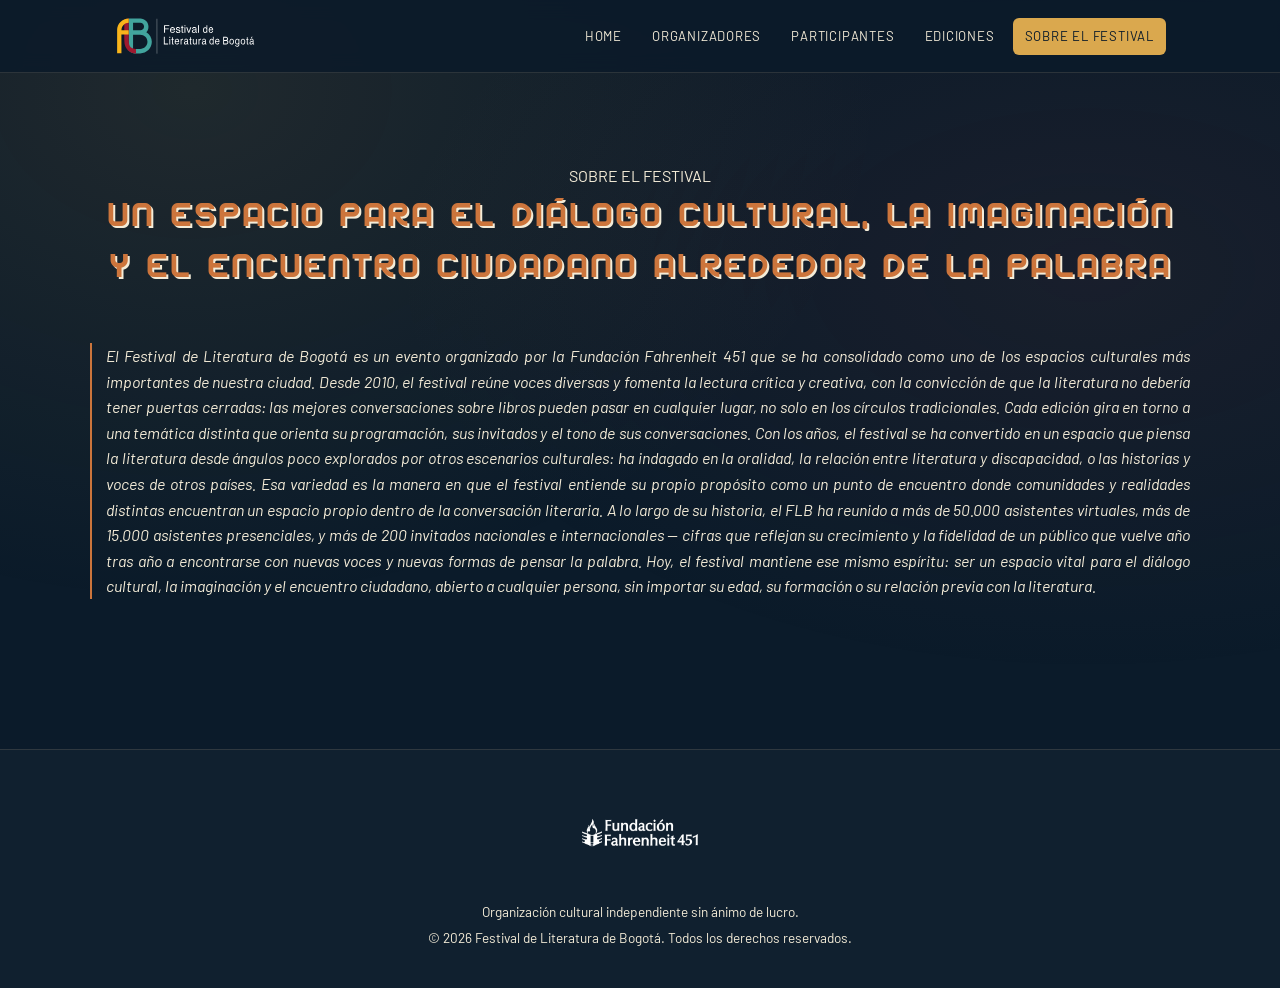
<file: sobre-el-festival.html>
<!DOCTYPE html>
<html lang="es">
<head>
<meta charset="UTF-8">
<meta name="viewport" content="width=device-width, initial-scale=1.0">
<title>Sobre el festival — Festival de Literatura de Bogotá</title>
<link rel="preconnect" href="https://fonts.googleapis.com">
<link rel="preconnect" href="https://fonts.gstatic.com" crossorigin>
<link href="https://fonts.googleapis.com/css2?family=Barlow:ital,wght@0,400;0,500;0,600;0,700;1,400&family=Tomorrow:wght@400;500;600;700&display=swap" rel="stylesheet">
<link rel="stylesheet" href="styles.css">
</head>
<body>

<header>
  <nav>
    <a href="index.html" class="brand" aria-label="Festival de Literatura de Bogotá">
      <img src="IMAGENES/LOGOS/LOGO FESTIVAL (letra blanca).svg" alt="Festival de Literatura de Bogotá — logotipo">
    </a>
    <div class="nav-links">
      <a href="index.html">Home</a>
      <a href="organizadores.html">Organizadores</a>
      <a href="participantes.html">Participantes</a>
      <a href="ediciones.html">Ediciones</a>
      <a href="sobre-el-festival.html" class="active">Sobre el festival</a>
    </div>
  </nav>
</header>

<main class="container section-pad">
  <div class="section-head">
<span class="eyebrow">SOBRE EL FESTIVAL</span>
<h1 class="lema-festival">Un espacio para el diálogo cultural, la imaginación y el encuentro ciudadano
alrededor de la palabra</h1>
</div>

  <div class="about-copy">
    <p class="placeholder-text sobre-copy">El Festival de Literatura de Bogotá es un evento organizado por la Fundación Fahrenheit 451 que se ha consolidado como uno de los espacios culturales más importantes de nuestra ciudad. Desde 2010, el festival reúne voces diversas y fomenta la lectura crítica y creativa, con la convicción de que la literatura no debería tener puertas cerradas: las mejores conversaciones sobre libros pueden pasar en cualquier lugar, no solo en los círculos tradicionales.

Cada edición gira en torno a una temática distinta que orienta su programación, sus invitados y el tono de sus conversaciones. Con los años, el festival se ha convertido en un espacio que piensa la literatura desde ángulos poco explorados por otros escenarios culturales: ha indagado en la oralidad, la relación entre literatura y discapacidad, o las historias y voces de otros países. Esa variedad es la manera en que el festival entiende su propio propósito como un punto de encuentro donde comunidades y realidades distintas encuentran un espacio propio dentro de la conversación literaria.

A lo largo de su historia, el FLB ha reunido a más de 50.000 asistentes virtuales, más de 15.000 asistentes presenciales, y más de 200 invitados nacionales e internacionales — cifras que reflejan su crecimiento y la fidelidad de un público que vuelve año tras año a encontrarse con nuevas voces y nuevas formas de pensar la palabra.

Hoy, el festival mantiene ese mismo espíritu: ser un espacio vital para el diálogo cultural, la imaginación y el encuentro ciudadano, abierto a cualquier persona, sin importar su edad, su formación o su relación previa con la literatura.

  </div>
</main>

<footer>
  <div class="container">
    Festival de Literatura de Bogotá · Organizado por la Fundación Fahrenheit 451
  </div>
</footer>

<script src="script.js"></script>
</body> 
</html>
</file>
<file: styles.css>
/* --- CONFIGURACIÓN DE TIPOGRAFÍAS --- */

@font-face {
  font-family: 'AudexRegular';
  src: url('FONTS/audex.regular.ttf') format('truetype');
  font-weight: normal;
  font-style: normal;
  font-display: swap;
}

@font-face {
  font-family: 'AudexItalic';
  src: url('FONTS/audex.italic.ttf') format('truetype');
  font-weight: normal;
  font-style: normal;
  font-display: swap;
}

/* 1. Estilo general para el contenedor H1 */
h1 {
  font-family: 'AudexRegular', sans-serif !important;
  font-weight: normal;
  text-transform: uppercase;
  letter-spacing: 2px;
}

/* Forzamos la parte en cursiva */
h1 em, h1 i {
  font-family: 'AudexItalic', sans-serif !important;
  font-style: normal;
}

/* 2. Subtítulos generales (H2, H3) */
h2, h3 {
  font-family: var(--font-body);
  font-weight: 600;
  text-transform: uppercase;
}

/* 3. Texto largo / Párrafos (p) */
p {
  font-family: var(--font-long);
  font-weight: 400;
  line-height: 1.6;
  color: #333;
}

/* 4. Clase extra para texto resaltado */
.destacado {
  font-family: var(--font-long);
  font-weight: 600;
  font-style: italic;
}

:root{
  --bg: #0b1b2a;
  --surface: #10202f;
  --surface-2: #17293a;
  --border: rgba(217,196,153,0.15);
  --bg-alt: #0f1f2e;
  --accent: #CC753C;
  --accent-2: #DAA84E;
  --accent-3: #396449;
  --maroon: #833D3B;
  --cream: #D9C499;
  --text: #f4ecd8;
  --font-body: 'Barlow', sans-serif;
  --font-lema-1: 'Tomorrow', sans-serif;
  --font-lema-2: 'Barlow', sans-serif;
  --font-long: 'Barlow', sans-serif;
  --font-name: 'Barlow', sans-serif;
}

*{ box-sizing: border-box; margin:0; padding:0; }

body{
  background: var(--bg);
  color: var(--text);
  font-family: var(--font-body);
  line-height: 1.6;
  overflow-x: hidden;
}

body::before{
  content:"";
  position: fixed;
  inset: 0;
  background:
    radial-gradient(ellipse at 15% 10%, rgba(217,168,78,0.10), transparent 45%),
    radial-gradient(ellipse at 85% 30%, rgba(131,61,59,0.12), transparent 45%);
  pointer-events: none;
  z-index: 0;
}

h1,h2,h3,h4,.mono{
  font-family: var(--font-body);
  letter-spacing: 0.01em;
}

a{ color: var(--accent-2); text-decoration: none; }
a:hover{ text-decoration: underline; }

main, section{ position: relative; z-index: 1; }

.container{
  max-width: 1100px;
  margin: 0 auto;
  padding: 0 24px;
}

/* ---------- NAV ---------- */
header{
  position: sticky;
  top: 0;
  z-index: 50;
  background: rgba(11,27,42,0.85);
  backdrop-filter: blur(10px);
  border-bottom: 1px solid var(--border);
}

nav{
  max-width: 1100px;
  margin: 0 auto;
  padding: 16px 24px;
  display: flex;
  align-items: center;
  justify-content: space-between;
  flex-wrap: wrap;
  gap: 12px;
}

/* Brand: ahora puede contener imagen pequeña en la esquina */
.brand{
  display: inline-flex;
  align-items: center;
  gap: 8px;
  font-family: var(--font-body);
  font-weight: 700;
  font-size: 1.05rem;
  text-transform: uppercase;
  letter-spacing: 0.08em;
  color: var(--text);
}
.brand span{ color: var(--accent); }

/* Logo pequeño (esquina superior izquierda) */
.brand img{
  display: block;
  height: clamp(24px, 3.5vw, 40px);
  width: auto;
}
@media (max-width: 480px){ .brand img{ height: 20px; } }

.nav-links{
  display: flex;
  gap: 6px;
  flex-wrap: wrap;
  font-family: var(--font-body);
  font-size: 0.82rem;
  text-transform: uppercase;
  letter-spacing: 0.06em;
}

.nav-links a{
  color: var(--text-dim);
  padding: 8px 12px;
  border-radius: 6px;
  transition: all .2s ease;
}
.nav-links a:hover{
  color: var(--text);
  background: var(--surface);
  text-decoration: none;
}
.nav-links a.active{
  color: var(--bg);
  background: var(--accent-2);
}
.nav-links a.active:hover{ background: var(--accent-2); }

/* ---------- BACK LINK ---------- */
.back-link{
  display: inline-block;
  margin-bottom: 24px;
  font-family: var(--font-body);
  font-size: 0.85rem;
  color: var(--text-dim);
}
.back-link:hover{ color: var(--accent-2); text-decoration: none; }

/* ---------- HERO / HOME ---------- */
.hero{
  padding: 80px 0 60px;
  text-align: center;
}

.hero h1{
  font-size: clamp(2rem, 5vw, 3.4rem);
  font-weight: 700;
  line-height: 1.1;
  margin-bottom: 14px;
}

.hero h1 em{
  font-style: italic;
  color: var(--accent);
}

.hero p.lede{
  max-width: 620px;
  margin: 0 auto 40px;
  color: var(--text-dim);
  font-size: 1.1rem;
}

.hero-slideshow{
  position: relative;
  max-width: 780px;
  margin: 0 auto;
  aspect-ratio: 16/8;
  border-radius: 16px;
}

.hero-visual{
  display: block;
  border-radius: 16px;
  border: 1px solid var(--border);
  background:
    repeating-linear-gradient(115deg, rgba(217,168,78,0.06) 0 2px, transparent 2px 26px),
    linear-gradient(160deg, #10202f 0%, #2c1f27 45%, #4a2a26 100%);
  position: absolute;
  inset: 0;
  overflow: hidden;
  color: var(--text);
  opacity: 0;
  visibility: hidden;
  transition: opacity .6s ease, transform .3s ease, border-color .3s ease;
}
.hero-visual.is-active{
  opacity: 1;
  visibility: visible;
  z-index: 1;
}
.hero-visual:hover{ transform: translateY(-3px); border-color: rgba(203,117,60,0.45); text-decoration:none; }

.hero-dots{
  position: absolute;
  bottom: 16px;
  right: 20px;
  display: flex;
  gap: 8px;
  z-index: 2;
}
.hero-dots button{
  width: 8px;
  height: 8px;
  padding: 0;
  border: none;
  border-radius: 50%;
  background: rgba(244,236,216,0.35);
  cursor: pointer;
  transition: background .2s ease, transform .2s ease;
}
.hero-dots button.is-active{
  background: var(--accent-2);
  transform: scale(1.3);
}

.hero-visual .rain span{
  position: absolute;
  top: -20%;
  width: 1px;
  height: 70px;
  background: linear-gradient(var(--accent-2), transparent);
  opacity: 0.5;
  animation: fall 3.2s linear infinite;
}
@keyframes fall{
  to{ transform: translateY(160%); }
}

.hero-visual img{
  display: block;
  width: 100%;
  height: auto;
  object-fit: contain;
  object-position: center;
}

.hero-visual .caption{
  position: absolute;
  inset: auto 0 0 0;
  padding: 18px 22px;
  background: linear-gradient(to top, rgba(11,27,42,0.92), transparent);
  text-align: left;
}
.hero-visual .caption .tag{
  font-family: var(--font-body);
  font-size: 0.72rem;
  text-transform: uppercase;
  letter-spacing: 0.14em;
  color: var(--accent);
  display:block;
  margin-bottom: 4px;
}
.hero-visual .caption strong{ font-size: 1.15rem; font-family:var(--font-body); }
.hero-visual .placeholder-note{
  position: absolute;
  top: 16px; right: 18px;
  font-family: var(--font-body);
  font-size: 0.68rem;
  color: rgba(217,196,153,0.55);
  letter-spacing: 0.05em;
}

/* ---------- COUNTDOWN ---------- */
.countdown-wrap{
  margin: 56px auto 0;
  max-width: 640px;
}
.countdown-label{
  font-family: var(--font-body);
  font-size: 0.78rem;
  text-transform: uppercase;
  letter-spacing: 0.14em;
  color: var(--text-dimmer);
  margin-bottom: 14px;
}
.countdown{
  display: flex;
  justify-content: center;
  gap: 14px;
  flex-wrap: wrap;
}
.countdown .cell{
  background: var(--surface);
  border: 1px solid var(--border);
  border-radius: 10px;
  padding: 16px 18px;
  min-width: 84px;
  text-align: center;
}
.countdown .cell .num{
  font-family: var(--font-body);
  font-size: 1.9rem;
  font-weight: 700;
  color: var(--accent-2);
}
.countdown .cell .unit{
  font-family: var(--font-body);
  font-size: 0.68rem;
  text-transform: uppercase;
  letter-spacing: 0.1em;
  color: var(--text-dimmer);
  margin-top: 4px;
}
.countdown-date-note{
  margin-top: 12px;
  font-size: 0.82rem;
  color: var(--text-dimmer);
  font-family: var(--font-body);
}

/* ---------- SECTION HEADERS ---------- */
.section-pad{ padding: 90px 0; }
.section-pad.alt{ background: var(--bg-alt); border-top: 1px solid var(--border); border-bottom: 1px solid var(--border); }

.section-head{ text-align: center; margin-bottom: 52px; }
.section-head .eyebrow{ margin-bottom: 16px; }
.section-head h2{
  font-size: clamp(1.7rem, 3.5vw, 2.4rem);
  margin-bottom: 12px;
}
.section-head p{
  color: var(--text-dim);
  max-width: 620px;
  margin: 0 auto;
}

.lema-festival{
  font-family: 'AudexRegular', sans-serif !important;
  font-weight: normal;
  letter-spacing: 2px;
  color: var(--accent);
  text-shadow: 2px 2px 0 var(--text);
}

.font-audex{
  font-family: 'AudexRegular', sans-serif !important;
  font-weight: normal;
  letter-spacing: 2px;
  color: var (--text);
}

/* ---------- CARD GRID (news) ---------- */
.grid-3{
  display: grid;
  grid-template-columns: repeat(3, 1fr);
  gap: 22px;
}
@media (max-width: 800px){ .grid-3{ grid-template-columns: 1fr; } }

.card{
  background: var(--surface);
  border: 1px solid var(--border);
  border-radius: 12px;
  overflow: hidden;
  display: flex;
  flex-direction: column;
}
.card .thumb{
  height: 140px;
  background: linear-gradient(135deg, #1d3245, #3a2430);
  display: flex;
  align-items: center;
  justify-content: center;
  font-family: var(--font-body);
  font-size: 0.72rem;
  color: rgba(217,196,153,0.4);
  letter-spacing: 0.06em;
  text-transform: uppercase;
  text-align: center;
  padding: 10px;
}

.card .thumb.thumb-tall{
  height: auto;
  aspect-ratio: 4/5;
}

.card .thumb img{
  width: 100%;
  height: 100%;
  object-fit: cover;
  object-position: center;
  display: block;
}

.card .body{ padding: 20px; flex: 1; display:flex; flex-direction:column; }
.card .date{
  font-family: var(--font-body);
  font-size: 0.72rem;
  color: var(--accent-2);
  text-transform: uppercase;
  letter-spacing: 0.08em;
  margin-bottom: 8px;
}
.card h3{ font-size: 1.05rem; margin-bottom: 10px; }
.card p{ color: var(--text-dim); font-size: 0.92rem; flex: 1; }
.card .readmore{ margin-top: 14px; font-family:var(--font-body); font-size: 0.8rem; text-transform: uppercase; letter-spacing: 0.05em; }

/* ---------- ORGANIZADORES ---------- */
.org-main{
  display: grid;
  grid-template-columns: 180px 1fr;
  gap: 32px;
  background: var(--surface);
  border: 1px solid var(--border);
  border-radius: 14px;
  padding: 32px;
  margin-bottom: 48px;
  align-items: start;
}
@media (max-width: 640px){ .org-main{ grid-template-columns: 1fr; } }

.logo-ph{
  width: 100%;
  aspect-ratio: 1/1;
  border-radius: 12px;
  border: 1px dashed rgba(217,196,153,0.3);
  background: var(--surface-2);
  display: flex;
  align-items: center;
  justify-content: center;
  text-align: center;
  font-family: var(--font-body);
  font-size: 0.68rem;
  color: var(--text-dimmer);
  letter-spacing: 0.04em;
  padding: 10px;
}

.logo-ph img {
  max-width: 100%;
  max-height: 100%;
  object-fit: contain;
  display: block;
}

.bio-fundacion{
  text-align: justify;
}

.org-main h3{ font-size: 1.3rem; margin-bottom: 10px; }
.placeholder-text{
  color: var(--text-dimmer);
  font-style: italic;
  border-left: 2px solid var(--accent);
  padding-left: 14px;
}

.aliados-label{
  font-family: var(--font-body);
  font-size: 0.78rem;
  text-transform: uppercase;
  letter-spacing: 0.12em;
  color: var(--text-dimmer);
  margin-bottom: 20px;
  text-align: center;
}

.aliados-grid{
  display: grid;
  grid-template-columns: repeat(3, 1fr);
  gap: 20px;
}
@media (max-width: 800px){ .aliados-grid{ grid-template-columns: 1fr; } }

.aliados-grid-2{
  display: grid;
  grid-template-columns: repeat(2, 1fr);
  gap: 20px;
  margin-bottom: 48px;
}
@media (max-width: 800px){ .aliados-grid-2{ grid-template-columns: 1fr; } }

.aliados-grid-3{
  display: grid;
  grid-template-columns: repeat(2, 1fr);
  gap: 20px;
  max-width: 600px;
  margin: 0 auto;
}


.aliado-card{
  background: var(--surface);
  border: 1px solid var(--border);
  border-radius: 12px;
  padding: 24px;
  text-align: center;
}

.aliado-card .logo-ph{ 
  width: 84px; 
  height: 84px; 
  margin: 0 auto 14px; 
  padding: 8px;
  flex-shrink: 0;
}

.aliado-card .logo-ph img {
  max-width: 100%;
  max-height: 100%;
  object-fit: contain;
  display: block;
}

.logo-clean {
  display: flex;
  align-items: center;
  justify-content: center;
  width: 100%;
  height: 100%;
  padding: 8px;
}

.logo-clean img {
  max-width: 100%;
  max-height: 100%;
  object-fit: contain;
  display: block;
}

.logo-clean.logo-zoom-bosque img {
  max-height: 80%;
}

.logo-clean.logo-zoom-urapan img {
  max-height: 75%;
}

.aliados-grid-2 .logo-clean{
  height: 110px;
}

.logo-clean.logo-shrink-oficial img{
  max-width: 55%;
  max-height: 100%;
  width: auto;
  height: auto;
}

.aliado-card h4{ font-size: 0.98rem; line-height: 1.3; }

/* ---------- PARTICIPANTES ---------- */
.grid-4{
  display: grid;
  grid-template-columns: repeat(4, 1fr);
  gap: 20px;
}
@media (max-width: 900px){ .grid-4{ grid-template-columns: repeat(2, 1fr); } }
@media (max-width: 480px){ .grid-4{ grid-template-columns: 1fr; } }

.participant-card{
  display: block;
  width: 100%;
  background: var(--surface);
  border: 1px solid var(--border);
  border-radius: 12px;
  overflow: hidden;
  text-align: center;
  padding: 0;
  font: inherit;
  color: inherit;
  cursor: pointer;
  transition: transform .2s ease, border-color .2s ease;
}
.participant-card:hover{ transform: translateY(-3px); border-color: rgba(203,117,60,0.5); }
.participant-card:focus-visible{ outline: 2px solid var(--accent-2); outline-offset: 2px; }
.participant-card .avatar{
  aspect-ratio: 4/5;
  background: var(--surface-2);
  display: flex;
  align-items: center;
  justify-content: center;
  font-family: var(--font-body);
  font-size: 1.6rem;
  color: rgba(217,196,153,0.25);
  overflow: hidden;
}

.participant-card .avatar img{
  width: 100%;
  height: 100%;
  object-fit: cover;
  display: block;
}

.participant-card .info{ padding: 16px; }
.participant-card .name{ font-family:var(--font-body); font-size:0.92rem; margin-bottom: 4px; }
.participant-card .role{ font-size: 0.8rem; color: var(--text-dimmer); }

/* Divisor de grupo dentro de la grilla */
.grid-divider{
  grid-column: 1 / -1;
  display: flex;
  align-items: center;
  gap: 14px;
  margin: 16px 0 4px;
  font-family: var(--font-body);
  font-size: 0.8rem;
  text-transform: uppercase;
  letter-spacing: 0.16em;
  color: var(--accent-2);
}
.grid-divider::before,
.grid-divider::after{
  content: "";
  flex: 1;
  height: 1px;
  background: linear-gradient(90deg, transparent, var(--accent-2), transparent);
  opacity: 0.5;
}

/* ---------- MODAL DE BIOGRAFÍA ---------- */
.modal-overlay{
  position: fixed;
  inset: 0;
  background: rgba(11,27,42,0.75);
  backdrop-filter: blur(4px);
  display: flex;
  align-items: center;
  justify-content: center;
  padding: 24px;
  z-index: 100;
}
.modal-overlay[hidden]{ display: none; }

.modal-box{
  position: relative;
  background: var(--surface);
  border: 1px solid var(--border);
  border-radius: 16px;
  padding: 40px 32px 32px;
  max-width: 480px;
  width: 100%;
  max-height: 85vh;
  overflow-y: auto;
  text-align: center;
}

.modal-close{
  position: absolute;
  top: 14px;
  right: 14px;
  width: 32px;
  height: 32px;
  border-radius: 50%;
  border: 1px solid var(--border);
  background: var(--surface-2);
  color: var(--text-dim);
  font-size: 1.1rem;
  line-height: 1;
  cursor: pointer;
}
.modal-close:hover{ color: var(--text); border-color: var(--accent-2); }

.modal-avatar{
  width: 84px;
  height: 84px;
  border-radius: 50%;
  background: var(--surface-2);
  display: flex;
  align-items: center;
  justify-content: center;
  margin: 0 auto 18px;
  font-family: var(--font-body);
  font-size: 1.8rem;
  color: var(--text-dimmer);
}

.modal-box h3{
  font-family: 'AudexRegular', sans-serif;
  font-size: 1.3rem;
  font-weight: normal;
  text-transform: uppercase;
  letter-spacing: 1px;
  margin-bottom: 6px;
  color: var(--text);
}

.modal-role{
  font-family: var(--font-body);
  font-size: 0.85rem;
  color: var(--accent-2);
  text-transform: uppercase;
  letter-spacing: 0.08em;
  margin-bottom: 18px;
}

.modal-bio {
  color: var(--text-dim);
  font-size: 0.95rem;
  text-align: justify;
  font-family: var(--font-body);
  line-height: 1.6;
}

.modal-bio ul {
  list-style: none;
  padding: 0;
}

.modal-bio ul li {
  color: var(--text-dim);
  font-family: var(--font-body);
  margin-bottom: 8px;
}

.modal-bio b {
  color: var(--text);
  font-weight: 600;
}

.note-box{
  background: rgba(57,100,73,0.12);
  border: 1px solid rgba(57,100,73,0.4);
  border-radius: 10px;
  padding: 16px 20px;
  font-size: 0.88rem;
  color: var(--text-dim);
  margin-bottom: 36px;
}

/* ---------- EDICIONES ---------- */
.edicion-detail{
  border: 1px solid var(--border);
  background: var(--surface);
  border-radius: 18px;
  padding: 44px;
  margin-bottom: 70px;
}

.edicion-detail p{
  color: var(--text-dim);
}

@media (max-width: 640px){ .edicion-detail{ padding: 26px; } }

.edicion-detail.edicion-actual{
  border: 1px solid rgba(131,61,59,0.5);
  background: linear-gradient(160deg, rgba(131,61,59,0.16), var(--surface) 40%);
}

a.edicion-detail{ display:block; color: inherit; transition: transform .2s ease, border-color .2s ease; }
 a.edicion-detail:hover{ transform: translateY(-3px); border-color: rgba(203,117,60,0.5); text-decoration:none; }

.edicion-detail .badge{
  display:inline-block;
  font-family: var(--font-body);
  font-size: 0.72rem;
  text-transform: uppercase;
  letter-spacing: 0.12em;
  background: var(--accent);
  color: var(--bg);
  padding: 5px 12px;
  border-radius: 999px;
  font-weight: 700;
  margin-bottom: 18px;
}

.edicion-detail h1{
  font-size: clamp(1.4rem, 4vw, 2.2rem);
  margin-bottom: 10px;
  line-height: 1.2;
}

.edicion-detail .subtitle-tag{
  display: block;
  font-family: var(--font-body);
  font-size: 0.88rem;
  color: var(--text-dim);
  margin-bottom: 18px;
  font-style: italic;
}

.edicion-detail .fecha-pill{
  display: inline-block;
  background: rgba(57,100,73,0.15);
  border: 1px solid rgba(57,100,73,0.3);
  border-radius: 999px;
  padding: 8px 16px;
  font-size: 0.88rem;
  color: var(--text-dim);
  margin-bottom: 20px;
}

.edicion-detail .edicion-teaser-text{
  color: var(--text-dim);
  font-size: 0.98rem;
  margin-bottom: 16px;
}

.edicion-detail .edicion-teaser-cta{
  display: inline-block;
  font-family: var(--font-body);
  font-size: 0.8rem;
  text-transform: uppercase;
  letter-spacing: 0.06em;
  color: var(--accent-2);
  font-weight: 600;
}

/* ---------- EDICIÓN DETALLE: TEMA E INSPIRACIÓN ---------- */
.ea-grid{
  display: grid;
  gap: 24px;
  margin: 36px 0;
}
.ea-block h2{
  font-size: 1.2rem;
  margin-bottom: 14px;
  color: var(--accent-2);
}
.edicion-detail p{
  color: var(--text-dim);
}

/* ---------- CRONOGRAMA ---------- */
.instruccion-cronograma{
  font-size: 0.88rem;
  color: var(--text-dimmer);
  margin-bottom: 20px;
  font-style: italic;
}
.cronograma-list-interactive{
  list-style: none;
  display: flex;
  flex-direction: column;
  gap: 10px;
}
.cronograma-item{
  background: var(--surface-2);
  border: 1px solid var(--border);
  border-radius: 10px;
  padding: 16px 18px;
  cursor: pointer;
  transition: border-color .2s ease, transform .2s ease;
}
.cronograma-item:hover{
  border-color: rgba(203,117,60,0.5);
  transform: translateX(4px);
}
.cronograma-linea-main{
  display: flex;
  align-items: center;
  gap: 14px;
  flex-wrap: wrap;
}
.day-tag{
  flex-shrink: 0;
  font-size: 0.72rem;
  font-weight: 700;
  text-transform: uppercase;
  letter-spacing: 0.08em;
  color: var(--bg);
  background: var(--accent-2);
  padding: 4px 10px;
  border-radius: 999px;
}

.cronograma-item.is-realizado .day-tag{
  position: relative;
  overflow: visible;
  background: rgba(218,168,78,0.3);
  color: rgba(244,236,216,0.5);
}
.cronograma-item.is-realizado .cronograma-titulo-text{
  color: rgba(244,236,216,0.55);
}
.cronograma-item.is-realizado .cronograma-part-link,
.cronograma-item.is-realizado .ver-mas-ico{
  opacity: 0.55;
}

.cronograma-item.is-realizado .day-tag{
  position: relative;
  overflow: visible;
}
.badge-realizado{
  position: absolute;
  top: 50%;
  left: 50%;
  transform: translate(-50%, -50%) rotate(-10deg);
  white-space: nowrap;
  font-size: 0.62rem;
  font-weight: 800;
  text-transform: uppercase;
  letter-spacing: 0.05em;
  color: var(--text);
  background: var(--accent-3);
  padding: 2px 12px;
  border-top: 1px solid rgba(244,236,216,0.5);
  border-bottom: 1px solid rgba(244,236,216,0.5);
  box-shadow: 0 2px 6px rgba(0,0,0,0.35);
  pointer-events: none;
}

.cronograma-titulo-text{
  flex: 1;
  min-width: 200px;
  font-size: 0.98rem;
  color: var(--text);
}
.cronograma-part-link{
  font-size: 0.82rem;
  color: var(--accent-2);
  text-transform: uppercase;
  letter-spacing: 0.04em;
}
.cronograma-part-link:hover{ text-decoration: underline; }
.ver-mas-ico{
  flex-shrink: 0;
  width: 26px;
  height: 26px;
  border-radius: 50%;
  border: 1px solid var(--border);
  display: flex;
  align-items: center;
  justify-content: center;
  color: var(--text-dimmer);
  font-size: 1rem;
  margin-left: auto;
}

.btn-descarga-cronograma{
  display: inline-block;
  margin: 14px 0 36px;
  padding: 12px 28px;
  background: var(--accent);
  color: var(--text);
  font-family: var(--font-body);
  font-size: 0.85rem;
  font-weight: 700;
  text-transform: uppercase;
  letter-spacing: 0.06em;
  border-radius: 999px;
  text-decoration: none;
  transition: transform .2s ease, background .2s ease, color .2s ease;
}
.btn-descarga-cronograma:hover{
  transform: translateY(-2px);
  background: var(--accent-2);
  color: var(--bg);
  text-decoration: none;
}

.cronograma-item:hover .ver-mas-ico{
  border-color: var(--accent-2);
  color: var(--accent-2);
}

/* ---------- MODAL DEL CRONOGRAMA ---------- */
.modal-content-card{
  position: relative;
  background: var(--surface);
  border: 1px solid var(--border);
  border-radius: 16px;
  padding: 40px 32px 32px;
  max-width: 460px;
  width: 100%;
  max-height: 85vh;
  overflow-y: auto;
  text-align: center;
}
.modal-avatar-top{
  width: 64px;
  height: 64px;
  border-radius: 50%;
  background: var(--surface-2);
  display: flex;
  align-items: center;
  justify-content: center;
  margin: 0 auto 18px;
  font-size: 1.6rem;
}
.modal-card-title{
  font-family: 'AudexRegular', sans-serif;
  font-size: 1.15rem;
  text-transform: uppercase;
  letter-spacing: 1px;
  color: var(--text);
  margin-bottom: 8px;
}
.modal-card-subtitle{
  font-size: 0.85rem;
  color: var(--accent-2);
  text-transform: uppercase;
  letter-spacing: 0.06em;
  margin-bottom: 18px;
}
.modal-card-subtitle a{ color: var(--accent-2); }
.modal-card-body{ text-align: left; }
.modal-card-body p{
  color: var(--text-dim);
  font-size: 0.92rem;
  line-height: 1.6;
  margin-bottom: 14px;
}

.modal-participantes-multi{
  color: var(--accent-2);
  font-size: 0.88rem;
  font-weight: 600;
  margin-bottom: 14px;
}

.modal-detalles-extra p{ margin-bottom: 6px; font-size: 0.85rem; }
.modal-detalles-extra strong{ color: var(--text); }
.modal-navegacion{
  display: flex;
  justify-content: space-between;
  margin-top: 24px;
  gap: 10px;
}
.nav-flecha{
  background: var(--surface-2);
  border: 1px solid var(--border);
  color: var(--text-dim);
  font-size: 0.8rem;
  text-transform: uppercase;
  letter-spacing: 0.05em;
  padding: 8px 14px;
  border-radius: 999px;
  cursor: pointer;
  transition: border-color .2s ease, color .2s ease;
}
.nav-flecha:hover{
  border-color: var(--accent-2);
  color: var(--accent-2);
}

/* ---------- FOOTER ---------- */
footer {
  background: var(--surface);
  border-top: 1px solid var(--border);
  padding: 40px 0;
  margin-top: 60px;
  position: relative;
  z-index: 2;
}

footer .container {
  display: flex;
  align-items: center;
  justify-content: space-between;
  flex-wrap: wrap;
  gap: 20px;
}

.footer-content {
  display: flex;
  flex-direction: column;
  align-items: center;
  justify-content: center;
  gap: 20px;
  width: 100%;
  text-align: center;
}

.footer-logo {
  flex-shrink: 0;
}

.footer-logo a {
  display: inline-flex;
  align-items: center;
  justify-content: center;
  text-decoration: none;
  transition: transform .2s ease, opacity .2s ease;
}

.footer-logo a:hover {
  transform: scale(1.05);
  opacity: 0.85;
  text-decoration: none;
}

.footer-logo img {
  display: block;
  height: 85px;
  width: auto;
  object-fit: contain;
}

@media (max-width: 640px) {
  .footer-logo img {
    height: 50px;
  }
}

.footer-text {
  width: 100%;
}

.footer-text p {
  font-family: var(--font-body);
  font-size: 0.85rem;
  color: var(--text-dim);
  margin: 0 0 6px 0;
  line-height: 1.5;
}

.footer-text p:last-child {
  margin-bottom: 0;
}

@media (max-width: 640px) {
  .footer-content {
    flex-direction: column;
    text-align: center;
  }

  .footer-logo {
    width: 100%;
  }

  .footer-text {
    text-align: center;
  }
}

.sobre-copy{
  text-align: justify;
  color: var(--text-dim);
}

/* ---------- EVENTO DESTACADO EN PORTADA (Isabel Allende) ---------- */
.evento-destacado[hidden]{ display: none; }

.evento-destacado{
  display: grid;
  grid-template-columns: 3fr 4fr;
  max-width: 980px;
  margin: 0 auto 56px;
  text-align: left;
  border: 1px solid rgba(218,168,78,0.35);
  border-radius: 18px;
  overflow: hidden;
  background:
    repeating-linear-gradient(115deg, rgba(218,168,78,0.06) 0 2px, transparent 2px 26px),
    linear-gradient(160deg, #10202f 0%, #2c1f27 45%, #4a2a26 100%);
  box-shadow: 0 24px 60px rgba(0,0,0,0.35);
}

.ev-media{
  position: relative;
  background: var(--bg);
}
.ev-media img{
  position: absolute;
  inset: 0;
  width: 100%;
  height: 100%;
  object-fit: cover;
  object-position: center 15%;
  display: block;
}

.ev-badge{
  position: absolute;
  top: 16px;
  left: 16px;
  z-index: 1;
  padding: 7px 14px;
  border-radius: 999px;
  background: var(--accent-2);
  color: var(--bg);
  font-family: var(--font-body);
  font-size: 0.72rem;
  font-weight: 700;
  line-height: 1;
  letter-spacing: 0.12em;
  text-transform: uppercase;
}

.ev-body{
  padding: 40px 44px;
  display: flex;
  flex-direction: column;
  justify-content: center;
}

.ev-eyebrow{
  color: var(--accent-2);
  font-size: 0.78rem;
  letter-spacing: 0.2em;
  text-transform: uppercase;
  margin-bottom: 14px;
}

.ev-title{
  font-family: 'AudexRegular', sans-serif;
  font-weight: normal;
  text-transform: uppercase;
  letter-spacing: 2px;
  font-size: clamp(1.7rem, 3.6vw, 2.5rem);
  line-height: 1.1;
  color: var(--text);
  margin-bottom: 18px;
}
.ev-title em{
  display: block;
  font-family: 'AudexItalic', sans-serif;
  font-style: normal;
  color: var(--accent);
}

.ev-desc{
  color: var(--cream);
  font-size: 1rem;
  line-height: 1.6;
  margin-bottom: 22px;
}
.ev-desc strong{ color: var(--text); }

.ev-datos{
  display: grid;
  gap: 12px;
  border-left: 2px solid var(--accent-2);
  padding-left: 16px;
  margin-bottom: 26px;
}
.ev-datos dt{
  color: var(--accent-2);
  font-size: 0.68rem;
  letter-spacing: 0.16em;
  text-transform: uppercase;
  margin-bottom: 2px;
}
.ev-datos dd{
  color: var(--text);
  font-size: 0.98rem;
  line-height: 1.4;
}

.ev-actions{
  display: flex;
  flex-wrap: wrap;
  gap: 12px;
}
.ev-btn{
  display: inline-block;
  padding: 12px 26px;
  border-radius: 999px;
  font-family: var(--font-body);
  font-size: 0.82rem;
  font-weight: 700;
  letter-spacing: 0.08em;
  text-transform: uppercase;
  text-decoration: none;
  transition: transform .2s ease, background .2s ease, color .2s ease, border-color .2s ease;
}
.ev-btn:hover{ transform: translateY(-2px); text-decoration: none; }
.ev-btn-primary{ background: var(--accent); color: var(--text); }
.ev-btn-primary:hover{ background: var(--accent-2); color: var(--bg); }
.ev-btn-ghost{
  border: 1px solid rgba(217,196,153,0.45);
  color: var(--text);
  background: transparent;
}
.ev-btn-ghost:hover{ border-color: var(--accent-2); color: var(--accent-2); }

@media (max-width: 760px){
  .evento-destacado{ grid-template-columns: 1fr; margin-bottom: 40px; }
  .ev-media{ height: 340px; }
  .ev-body{ padding: 28px 24px 30px; }
}

.video-responsive {
    position: relative;
    padding-bottom: 56.25%; /* Mantiene la proporción 16:9 */
    height: 0;
    overflow: hidden;
    max-width: 800px; /* Ancho máximo para que no se estire demasiado en pantallas gigantes */
    margin: 0 auto;   /* Centra el reproductor en la página */
    border-radius: 12px;
    box-shadow: 0 10px 25px rgba(0, 0, 0, 0.1);
}

.video-responsive iframe {
    position: absolute;
    top: 0;
    left: 0;
    width: 100%;
    height: 100%;
    border-radius: 12px;
}

/* ---------- TRANSMISIÓN EN VIVO DENTRO DEL EVENTO DESTACADO ---------- */
.ev-btn-live{
  background: var(--accent-2);
  color: var(--bg);
  display: inline-flex;
  align-items: center;
  gap: 10px;
  border: 0;
  cursor: pointer;
  font-family: var(--font-body);
}
.ev-btn-live:hover{ background: var(--cream); color: var(--bg); }
.ev-btn-live::before{
  content: "";
  width: 9px;
  height: 9px;
  border-radius: 50%;
  background: #d64545;
  box-shadow: 0 0 0 0 rgba(214,69,69,0.7);
  animation: ev-pulso 1.8s infinite;
}
@keyframes ev-pulso{
  70%{ box-shadow: 0 0 0 9px rgba(214,69,69,0); }
  100%{ box-shadow: 0 0 0 0 rgba(214,69,69,0); }
}
@media (prefers-reduced-motion: reduce){
  .ev-btn-live::before{ animation: none; }
}

.ev-live{
  grid-column: 1 / -1;
  padding: 0 44px 40px;
}
.ev-live[hidden]{ display: none; }
.ev-live-video{
  position: relative;
  aspect-ratio: 16 / 9;
  border-radius: 12px;
  overflow: hidden;
  background: #000;
  box-shadow: 0 10px 30px rgba(0,0,0,0.4);
}
.ev-live-video iframe{
  position: absolute;
  inset: 0;
  width: 100%;
  height: 100%;
  border: 0;
}
.ev-live-note{
  margin-top: 12px;
  font-size: 0.85rem;
  color: var(--cream);
  text-align: center;
}
.ev-live-note a{ color: var(--accent-2); text-decoration: underline; }

@media (max-width: 760px){
  .ev-live{ padding: 0 24px 28px; }
}
</file>
